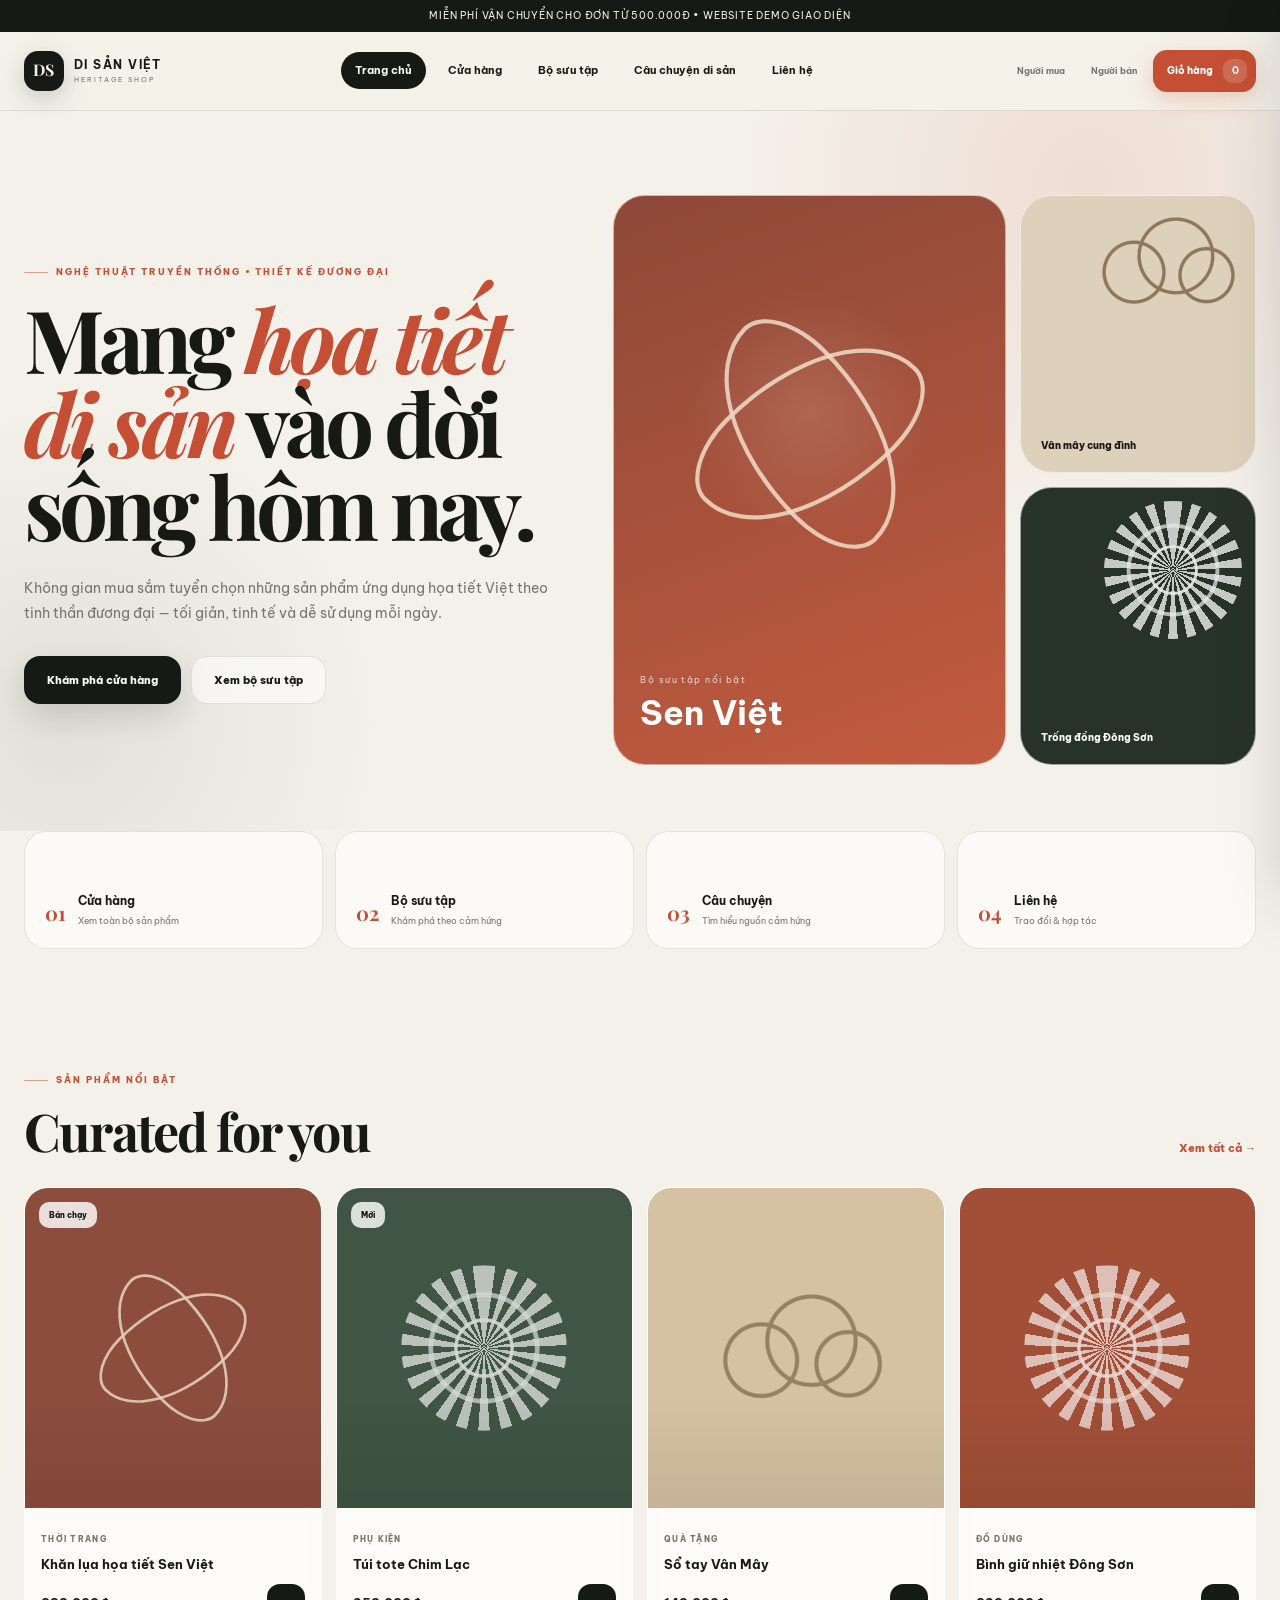
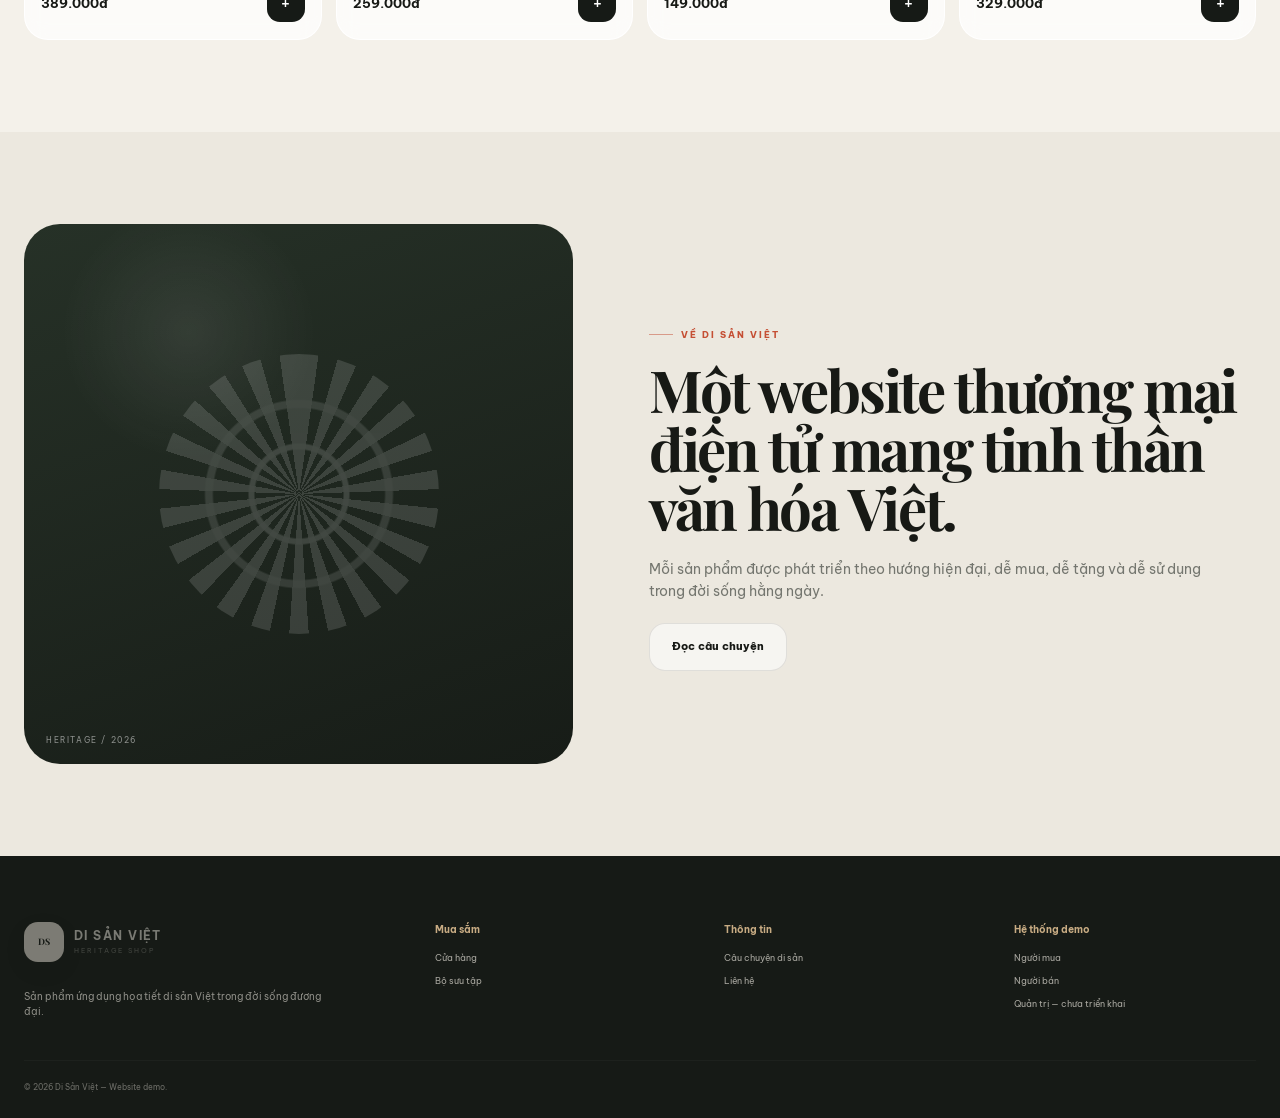
<file: index.html>
<!DOCTYPE html>
<html lang="vi">
<head>
  <title>Trang chủ | Di Sản Việt</title>

  <meta charset="UTF-8" />
  <meta name="viewport" content="width=device-width, initial-scale=1.0" />
  <link rel="preconnect" href="https://fonts.googleapis.com">
  <link rel="preconnect" href="https://fonts.gstatic.com" crossorigin>
  <link href="https://fonts.googleapis.com/css2?family=Be+Vietnam+Pro:wght@400;500;600;700;800&family=Playfair+Display:wght@600;700&display=swap" rel="stylesheet">
  <link rel="stylesheet" href="assets/style.css" />

</head>
<body data-page="home">

  <div class="announcement">Miễn phí vận chuyển cho đơn từ 500.000đ • Website demo giao diện</div>
  <header class="header">
    <div class="container header-inner">
      <a href="index.html" class="brand">
        <span class="brand-mark">DS</span>
        <span class="brand-text"><strong>DI SẢN VIỆT</strong><small>HERITAGE SHOP</small></span>
      </a>

      <nav class="desktop-nav">
        <a data-nav="home" href="index.html">Trang chủ</a>
        <a data-nav="shop" href="shop.html">Cửa hàng</a>
        <a data-nav="collections" href="collections.html">Bộ sưu tập</a>
        <a data-nav="story" href="story.html">Câu chuyện di sản</a>
        <a data-nav="contact" href="contact.html">Liên hệ</a>
      </nav>

      <div class="header-actions">
        <a class="small-link demo-link" href="account.html">Người mua</a>
        <a class="small-link demo-link" href="seller.html">Người bán</a>
        <button class="cart-button" id="openCart"><span>Giỏ hàng</span><b id="cartCount">0</b></button>
        <button class="mobile-menu-button" id="menuButton">☰</button>
      </div>
    </div>
    <div class="mobile-menu" id="mobileMenu">
      <a href="index.html">Trang chủ</a>
      <a href="shop.html">Cửa hàng</a>
      <a href="collections.html">Bộ sưu tập</a>
      <a href="story.html">Câu chuyện di sản</a>
      <a href="contact.html">Liên hệ</a>
      <a href="account.html">Tài khoản người mua</a>
      <a href="seller.html">Kênh người bán</a>
    </div>
  </header>

<main>
<section class="hero page-home">
  <div class="container hero-grid">
    <div class="hero-copy">
      <span class="eyebrow">NGHỆ THUẬT TRUYỀN THỐNG • THIẾT KẾ ĐƯƠNG ĐẠI</span>
      <h1>Mang <em>họa tiết di sản</em> vào đời sống hôm nay.</h1>
      <p>Không gian mua sắm tuyển chọn những sản phẩm ứng dụng họa tiết Việt theo tinh thần đương đại — tối giản, tinh tế và dễ sử dụng mỗi ngày.</p>
      <div class="hero-actions">
        <a class="button primary" href="shop.html">Khám phá cửa hàng</a>
        <a class="button secondary" href="collections.html">Xem bộ sưu tập</a>
      </div>
    </div>
    <div class="hero-visual">
      <div class="hero-card large"><div class="motif motif-lotus"></div><div class="hero-card-label"><span>Bộ sưu tập nổi bật</span><strong>Sen Việt</strong></div></div>
      <div class="hero-card small top"><div class="motif motif-cloud"></div><span>Vân mây cung đình</span></div>
      <div class="hero-card small bottom"><div class="motif motif-drum"></div><span>Trống đồng Đông Sơn</span></div>
    </div>
  </div>
</section>

<section class="quick-nav">
  <div class="container quick-grid">
    <a href="shop.html"><b>01</b><div><strong>Cửa hàng</strong><span>Xem toàn bộ sản phẩm</span></div></a>
    <a href="collections.html"><b>02</b><div><strong>Bộ sưu tập</strong><span>Khám phá theo cảm hứng</span></div></a>
    <a href="story.html"><b>03</b><div><strong>Câu chuyện</strong><span>Tìm hiểu nguồn cảm hứng</span></div></a>
    <a href="contact.html"><b>04</b><div><strong>Liên hệ</strong><span>Trao đổi & hợp tác</span></div></a>
  </div>
</section>

<section class="section">
  <div class="container">
    <div class="section-heading"><div><span class="eyebrow">SẢN PHẨM NỔI BẬT</span><h2>Curated for you</h2></div><a class="text-link" href="shop.html">Xem tất cả →</a></div>
    <div class="product-grid" id="featuredGrid"></div>
  </div>
</section>

<section class="section soft-section">
  <div class="container story-grid">
    <div class="story-art"><div class="story-frame"><div class="motif motif-drum huge"></div></div></div>
    <div class="story-copy"><span class="eyebrow">VỀ DI SẢN VIỆT</span><h2>Một website thương mại điện tử mang tinh thần văn hóa Việt.</h2><p>Mỗi sản phẩm được phát triển theo hướng hiện đại, dễ mua, dễ tặng và dễ sử dụng trong đời sống hằng ngày.</p><a href="story.html" class="button secondary">Đọc câu chuyện</a></div>
  </div>
</section>
</main>

  <footer class="footer">
    <div class="container footer-grid">
      <div>
        <a href="index.html" class="brand footer-brand">
          <span class="brand-mark">DS</span>
          <span class="brand-text"><strong>DI SẢN VIỆT</strong><small>HERITAGE SHOP</small></span>
        </a>
        <p>Sản phẩm ứng dụng họa tiết di sản Việt trong đời sống đương đại.</p>
      </div>
      <div><h4>Mua sắm</h4><a href="shop.html">Cửa hàng</a><a href="collections.html">Bộ sưu tập</a></div>
      <div><h4>Thông tin</h4><a href="story.html">Câu chuyện di sản</a><a href="contact.html">Liên hệ</a></div>
      <div><h4>Hệ thống demo</h4><a href="account.html">Người mua</a><a href="seller.html">Người bán</a><span>Quản trị — chưa triển khai</span></div>
    </div>
    <div class="container copyright">© 2026 Di Sản Việt — Website demo.</div>
  </footer>

  <aside class="cart-drawer" id="cartDrawer">
    <div class="cart-header">
      <div><span class="eyebrow">GIỎ HÀNG DEMO</span><h3>Sản phẩm đã chọn</h3></div>
      <button id="closeCart">×</button>
    </div>
    <div id="cartItems" class="cart-items"></div>
    <div class="cart-footer">
      <div class="cart-total"><span>Tạm tính</span><strong id="cartTotal">0đ</strong></div>
      <button class="button primary full" id="checkoutBtn">Thanh toán demo</button>
      <small>Chưa tích hợp thanh toán, tài khoản hay hệ thống quản trị.</small>
    </div>
  </aside>
  <div class="overlay" id="overlay"></div>
  <div class="toast" id="toast"></div>
  <script src="assets/script.js"></script>

</body>
</html>  
<!-- deploy -->
</file>
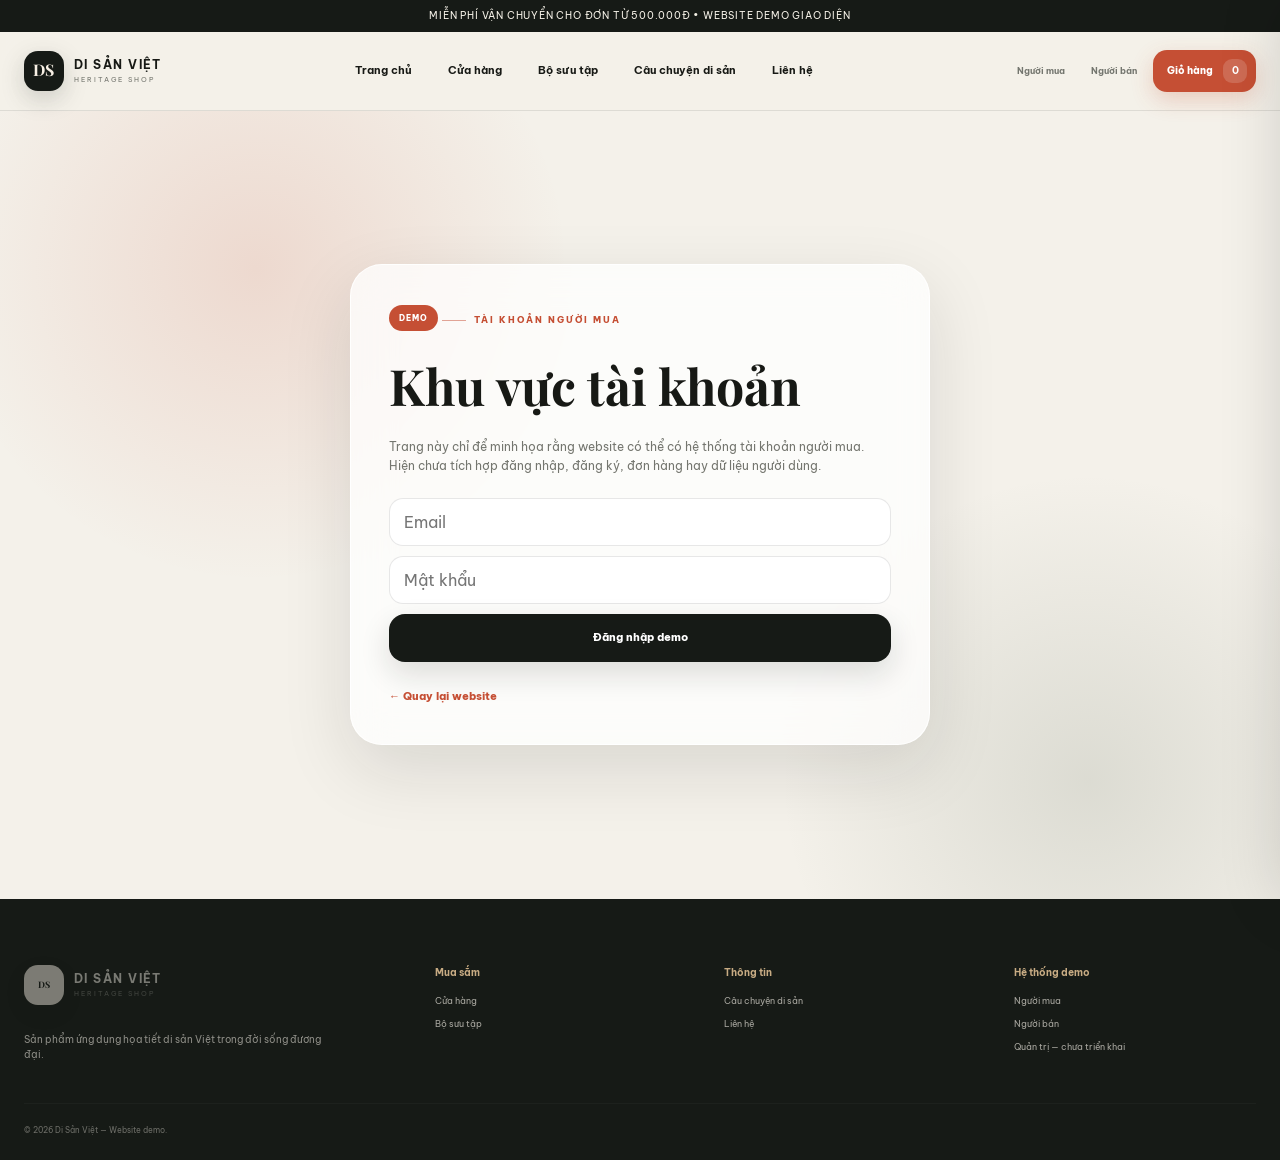
<file: account.html>
<!DOCTYPE html>
<html lang="vi">
<head>
  <title>Tài khoản người mua | Di Sản Việt</title>

  <meta charset="UTF-8" />
  <meta name="viewport" content="width=device-width, initial-scale=1.0" />
  <link rel="preconnect" href="https://fonts.googleapis.com">
  <link rel="preconnect" href="https://fonts.gstatic.com" crossorigin>
  <link href="https://fonts.googleapis.com/css2?family=Be+Vietnam+Pro:wght@400;500;600;700;800&family=Playfair+Display:wght@600;700&display=swap" rel="stylesheet">
  <link rel="stylesheet" href="assets/style.css" />

</head>
<body data-page="account">

  <div class="announcement">Miễn phí vận chuyển cho đơn từ 500.000đ • Website demo giao diện</div>
  <header class="header">
    <div class="container header-inner">
      <a href="index.html" class="brand">
        <span class="brand-mark">DS</span>
        <span class="brand-text"><strong>DI SẢN VIỆT</strong><small>HERITAGE SHOP</small></span>
      </a>

      <nav class="desktop-nav">
        <a data-nav="home" href="index.html">Trang chủ</a>
        <a data-nav="shop" href="shop.html">Cửa hàng</a>
        <a data-nav="collections" href="collections.html">Bộ sưu tập</a>
        <a data-nav="story" href="story.html">Câu chuyện di sản</a>
        <a data-nav="contact" href="contact.html">Liên hệ</a>
      </nav>

      <div class="header-actions">
        <a class="small-link demo-link" href="account.html">Người mua</a>
        <a class="small-link demo-link" href="seller.html">Người bán</a>
        <button class="cart-button" id="openCart"><span>Giỏ hàng</span><b id="cartCount">0</b></button>
        <button class="mobile-menu-button" id="menuButton">☰</button>
      </div>
    </div>
    <div class="mobile-menu" id="mobileMenu">
      <a href="index.html">Trang chủ</a>
      <a href="shop.html">Cửa hàng</a>
      <a href="collections.html">Bộ sưu tập</a>
      <a href="story.html">Câu chuyện di sản</a>
      <a href="contact.html">Liên hệ</a>
      <a href="account.html">Tài khoản người mua</a>
      <a href="seller.html">Kênh người bán</a>
    </div>
  </header>

<main>
<section class="system-page">
  <div class="system-panel">
    <div class="system-badge">DEMO</div>
    <span class="eyebrow">TÀI KHOẢN NGƯỜI MUA</span>
    <h1>Khu vực tài khoản</h1>
    <p>Trang này chỉ để minh họa rằng website có thể có hệ thống tài khoản người mua. Hiện chưa tích hợp đăng nhập, đăng ký, đơn hàng hay dữ liệu người dùng.</p>
    <div class="fake-form">
      <input placeholder="Email">
      <input type="password" placeholder="Mật khẩu">
      <button class="button primary demo-action">Đăng nhập demo</button>
    </div>
    <a href="index.html" class="text-link">← Quay lại website</a>
  </div>
</section>
</main>

  <footer class="footer">
    <div class="container footer-grid">
      <div>
        <a href="index.html" class="brand footer-brand">
          <span class="brand-mark">DS</span>
          <span class="brand-text"><strong>DI SẢN VIỆT</strong><small>HERITAGE SHOP</small></span>
        </a>
        <p>Sản phẩm ứng dụng họa tiết di sản Việt trong đời sống đương đại.</p>
      </div>
      <div><h4>Mua sắm</h4><a href="shop.html">Cửa hàng</a><a href="collections.html">Bộ sưu tập</a></div>
      <div><h4>Thông tin</h4><a href="story.html">Câu chuyện di sản</a><a href="contact.html">Liên hệ</a></div>
      <div><h4>Hệ thống demo</h4><a href="account.html">Người mua</a><a href="seller.html">Người bán</a><span>Quản trị — chưa triển khai</span></div>
    </div>
    <div class="container copyright">© 2026 Di Sản Việt — Website demo.</div>
  </footer>

  <aside class="cart-drawer" id="cartDrawer">
    <div class="cart-header">
      <div><span class="eyebrow">GIỎ HÀNG DEMO</span><h3>Sản phẩm đã chọn</h3></div>
      <button id="closeCart">×</button>
    </div>
    <div id="cartItems" class="cart-items"></div>
    <div class="cart-footer">
      <div class="cart-total"><span>Tạm tính</span><strong id="cartTotal">0đ</strong></div>
      <button class="button primary full" id="checkoutBtn">Thanh toán demo</button>
      <small>Chưa tích hợp thanh toán, tài khoản hay hệ thống quản trị.</small>
    </div>
  </aside>
  <div class="overlay" id="overlay"></div>
  <div class="toast" id="toast"></div>
  <script src="assets/script.js"></script>

</body>
</html>
</file>
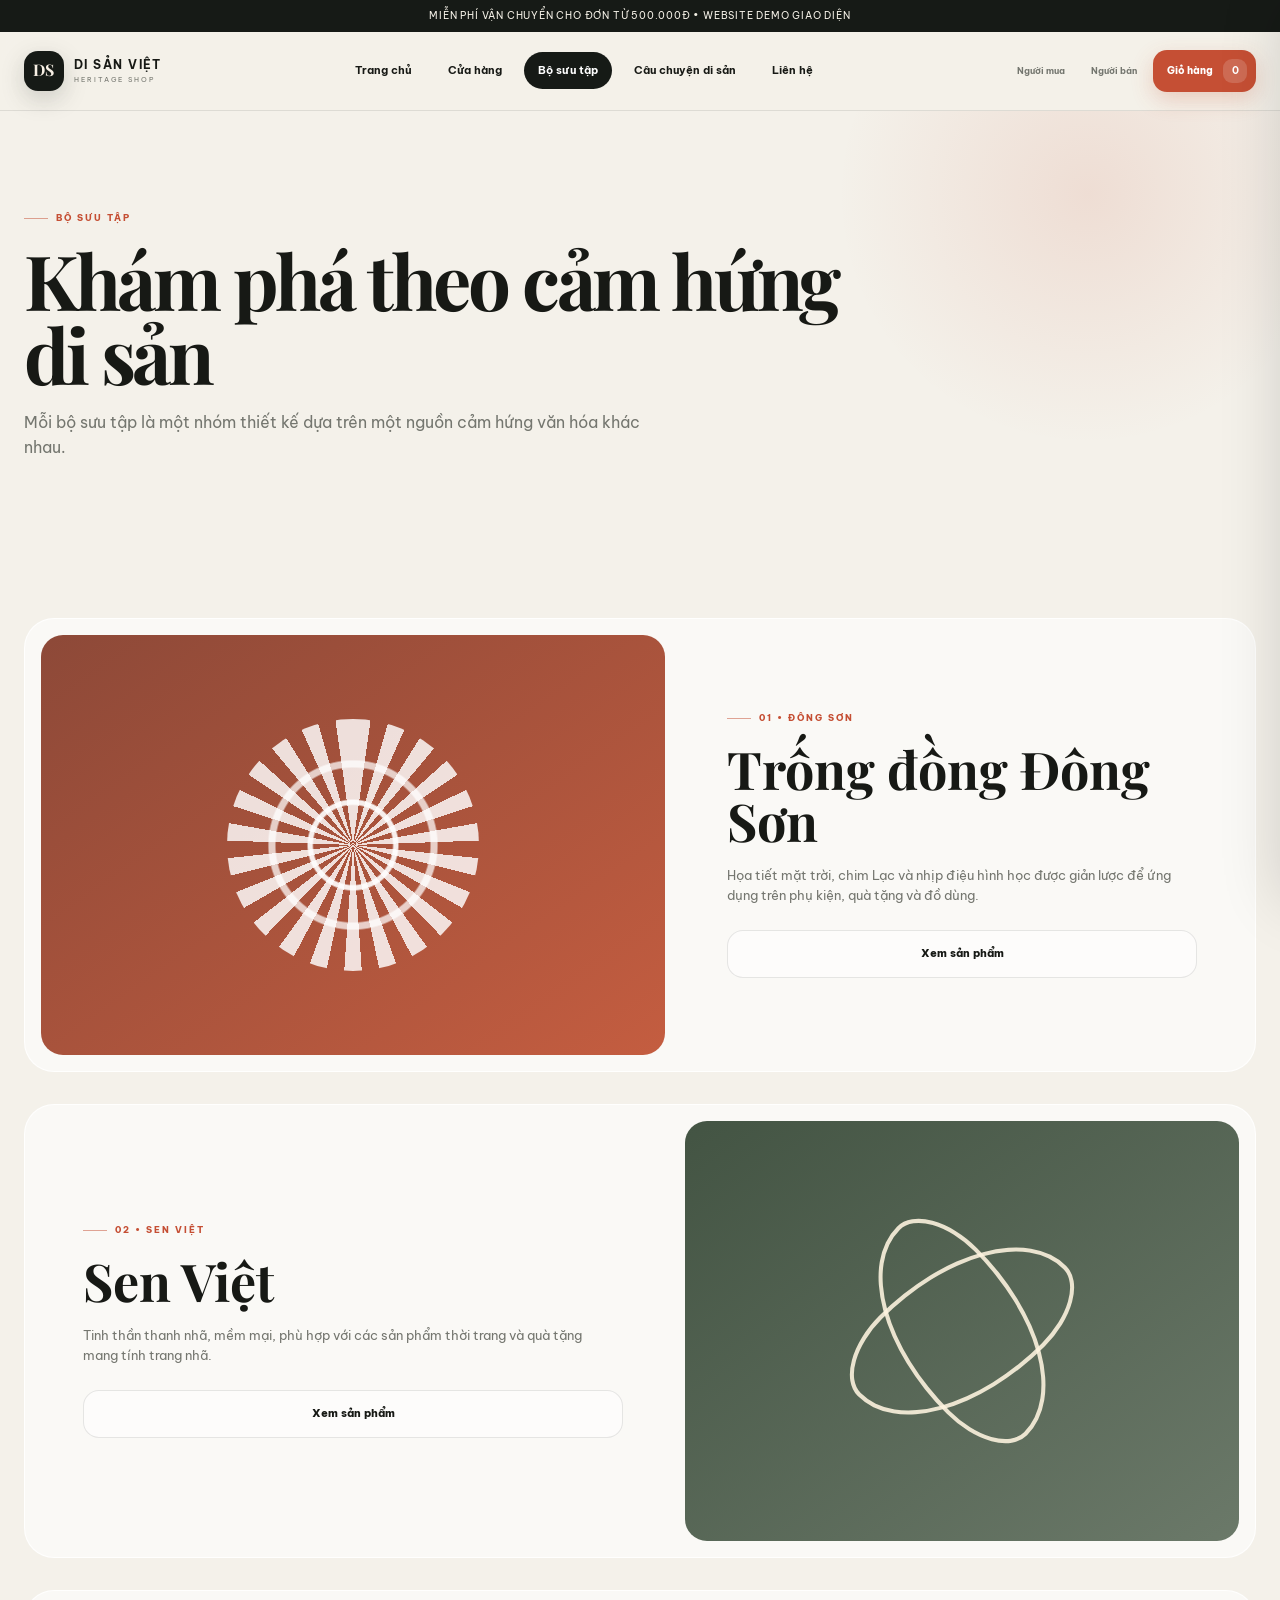
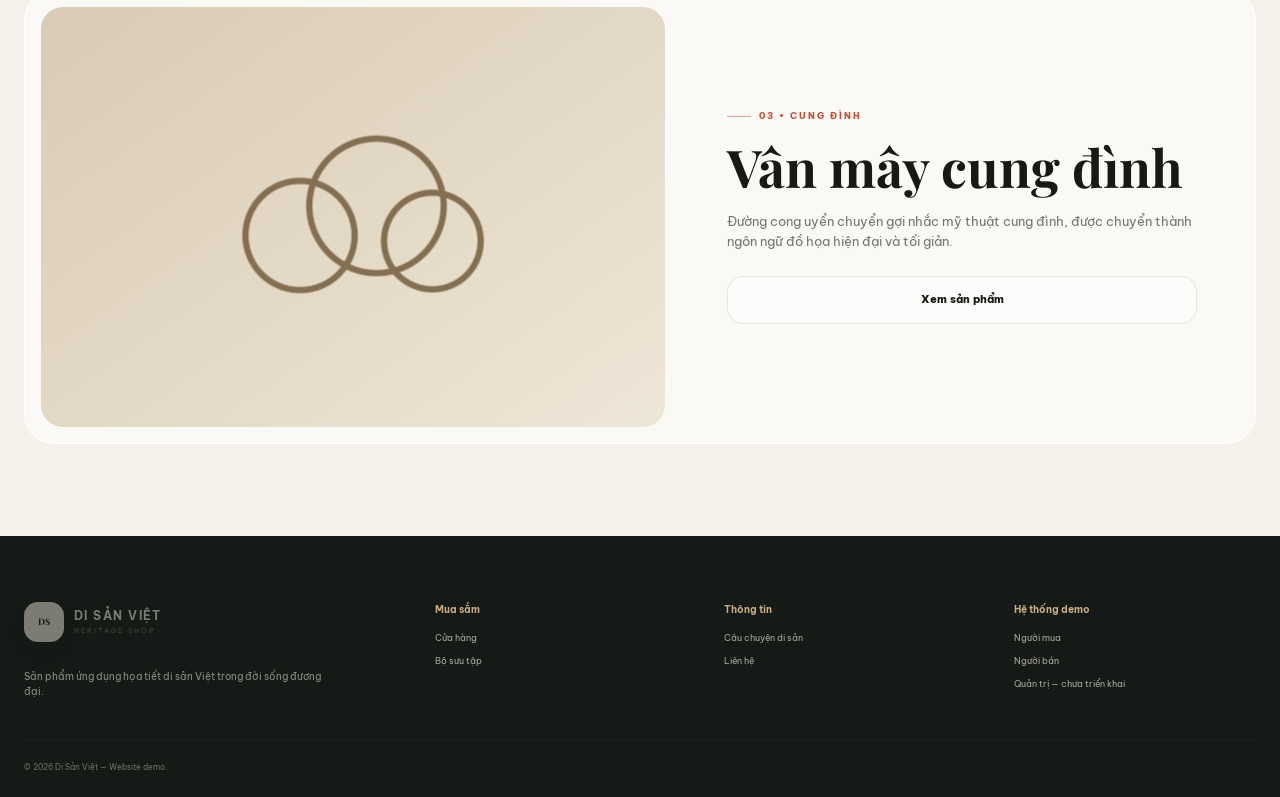
<file: collections.html>
<!DOCTYPE html>
<html lang="vi">
<head>
  <title>Bộ sưu tập | Di Sản Việt</title>

  <meta charset="UTF-8" />
  <meta name="viewport" content="width=device-width, initial-scale=1.0" />
  <link rel="preconnect" href="https://fonts.googleapis.com">
  <link rel="preconnect" href="https://fonts.gstatic.com" crossorigin>
  <link href="https://fonts.googleapis.com/css2?family=Be+Vietnam+Pro:wght@400;500;600;700;800&family=Playfair+Display:wght@600;700&display=swap" rel="stylesheet">
  <link rel="stylesheet" href="assets/style.css" />

</head>
<body data-page="collections">

  <div class="announcement">Miễn phí vận chuyển cho đơn từ 500.000đ • Website demo giao diện</div>
  <header class="header">
    <div class="container header-inner">
      <a href="index.html" class="brand">
        <span class="brand-mark">DS</span>
        <span class="brand-text"><strong>DI SẢN VIỆT</strong><small>HERITAGE SHOP</small></span>
      </a>

      <nav class="desktop-nav">
        <a data-nav="home" href="index.html">Trang chủ</a>
        <a data-nav="shop" href="shop.html">Cửa hàng</a>
        <a data-nav="collections" href="collections.html">Bộ sưu tập</a>
        <a data-nav="story" href="story.html">Câu chuyện di sản</a>
        <a data-nav="contact" href="contact.html">Liên hệ</a>
      </nav>

      <div class="header-actions">
        <a class="small-link demo-link" href="account.html">Người mua</a>
        <a class="small-link demo-link" href="seller.html">Người bán</a>
        <button class="cart-button" id="openCart"><span>Giỏ hàng</span><b id="cartCount">0</b></button>
        <button class="mobile-menu-button" id="menuButton">☰</button>
      </div>
    </div>
    <div class="mobile-menu" id="mobileMenu">
      <a href="index.html">Trang chủ</a>
      <a href="shop.html">Cửa hàng</a>
      <a href="collections.html">Bộ sưu tập</a>
      <a href="story.html">Câu chuyện di sản</a>
      <a href="contact.html">Liên hệ</a>
      <a href="account.html">Tài khoản người mua</a>
      <a href="seller.html">Kênh người bán</a>
    </div>
  </header>

<main>
<section class="page-hero compact">
  <div class="container">
    <span class="eyebrow">BỘ SƯU TẬP</span>
    <h1>Khám phá theo cảm hứng di sản</h1>
    <p>Mỗi bộ sưu tập là một nhóm thiết kế dựa trên một nguồn cảm hứng văn hóa khác nhau.</p>
  </div>
</section>
<section class="section">
  <div class="container collection-list">
    <article class="collection-feature">
      <div class="collection-visual red"><div class="motif motif-drum"></div></div>
      <div><span class="eyebrow">01 • ĐÔNG SƠN</span><h2>Trống đồng Đông Sơn</h2><p>Họa tiết mặt trời, chim Lạc và nhịp điệu hình học được giản lược để ứng dụng trên phụ kiện, quà tặng và đồ dùng.</p><a class="button secondary" href="shop.html">Xem sản phẩm</a></div>
    </article>
    <article class="collection-feature reverse">
      <div class="collection-visual green"><div class="motif motif-lotus"></div></div>
      <div><span class="eyebrow">02 • SEN VIỆT</span><h2>Sen Việt</h2><p>Tinh thần thanh nhã, mềm mại, phù hợp với các sản phẩm thời trang và quà tặng mang tính trang nhã.</p><a class="button secondary" href="shop.html">Xem sản phẩm</a></div>
    </article>
    <article class="collection-feature">
      <div class="collection-visual beige"><div class="motif motif-cloud"></div></div>
      <div><span class="eyebrow">03 • CUNG ĐÌNH</span><h2>Vân mây cung đình</h2><p>Đường cong uyển chuyển gợi nhắc mỹ thuật cung đình, được chuyển thành ngôn ngữ đồ họa hiện đại và tối giản.</p><a class="button secondary" href="shop.html">Xem sản phẩm</a></div>
    </article>
  </div>
</section>
</main>

  <footer class="footer">
    <div class="container footer-grid">
      <div>
        <a href="index.html" class="brand footer-brand">
          <span class="brand-mark">DS</span>
          <span class="brand-text"><strong>DI SẢN VIỆT</strong><small>HERITAGE SHOP</small></span>
        </a>
        <p>Sản phẩm ứng dụng họa tiết di sản Việt trong đời sống đương đại.</p>
      </div>
      <div><h4>Mua sắm</h4><a href="shop.html">Cửa hàng</a><a href="collections.html">Bộ sưu tập</a></div>
      <div><h4>Thông tin</h4><a href="story.html">Câu chuyện di sản</a><a href="contact.html">Liên hệ</a></div>
      <div><h4>Hệ thống demo</h4><a href="account.html">Người mua</a><a href="seller.html">Người bán</a><span>Quản trị — chưa triển khai</span></div>
    </div>
    <div class="container copyright">© 2026 Di Sản Việt — Website demo.</div>
  </footer>

  <aside class="cart-drawer" id="cartDrawer">
    <div class="cart-header">
      <div><span class="eyebrow">GIỎ HÀNG DEMO</span><h3>Sản phẩm đã chọn</h3></div>
      <button id="closeCart">×</button>
    </div>
    <div id="cartItems" class="cart-items"></div>
    <div class="cart-footer">
      <div class="cart-total"><span>Tạm tính</span><strong id="cartTotal">0đ</strong></div>
      <button class="button primary full" id="checkoutBtn">Thanh toán demo</button>
      <small>Chưa tích hợp thanh toán, tài khoản hay hệ thống quản trị.</small>
    </div>
  </aside>
  <div class="overlay" id="overlay"></div>
  <div class="toast" id="toast"></div>
  <script src="assets/script.js"></script>

</body>
</html>
</file>
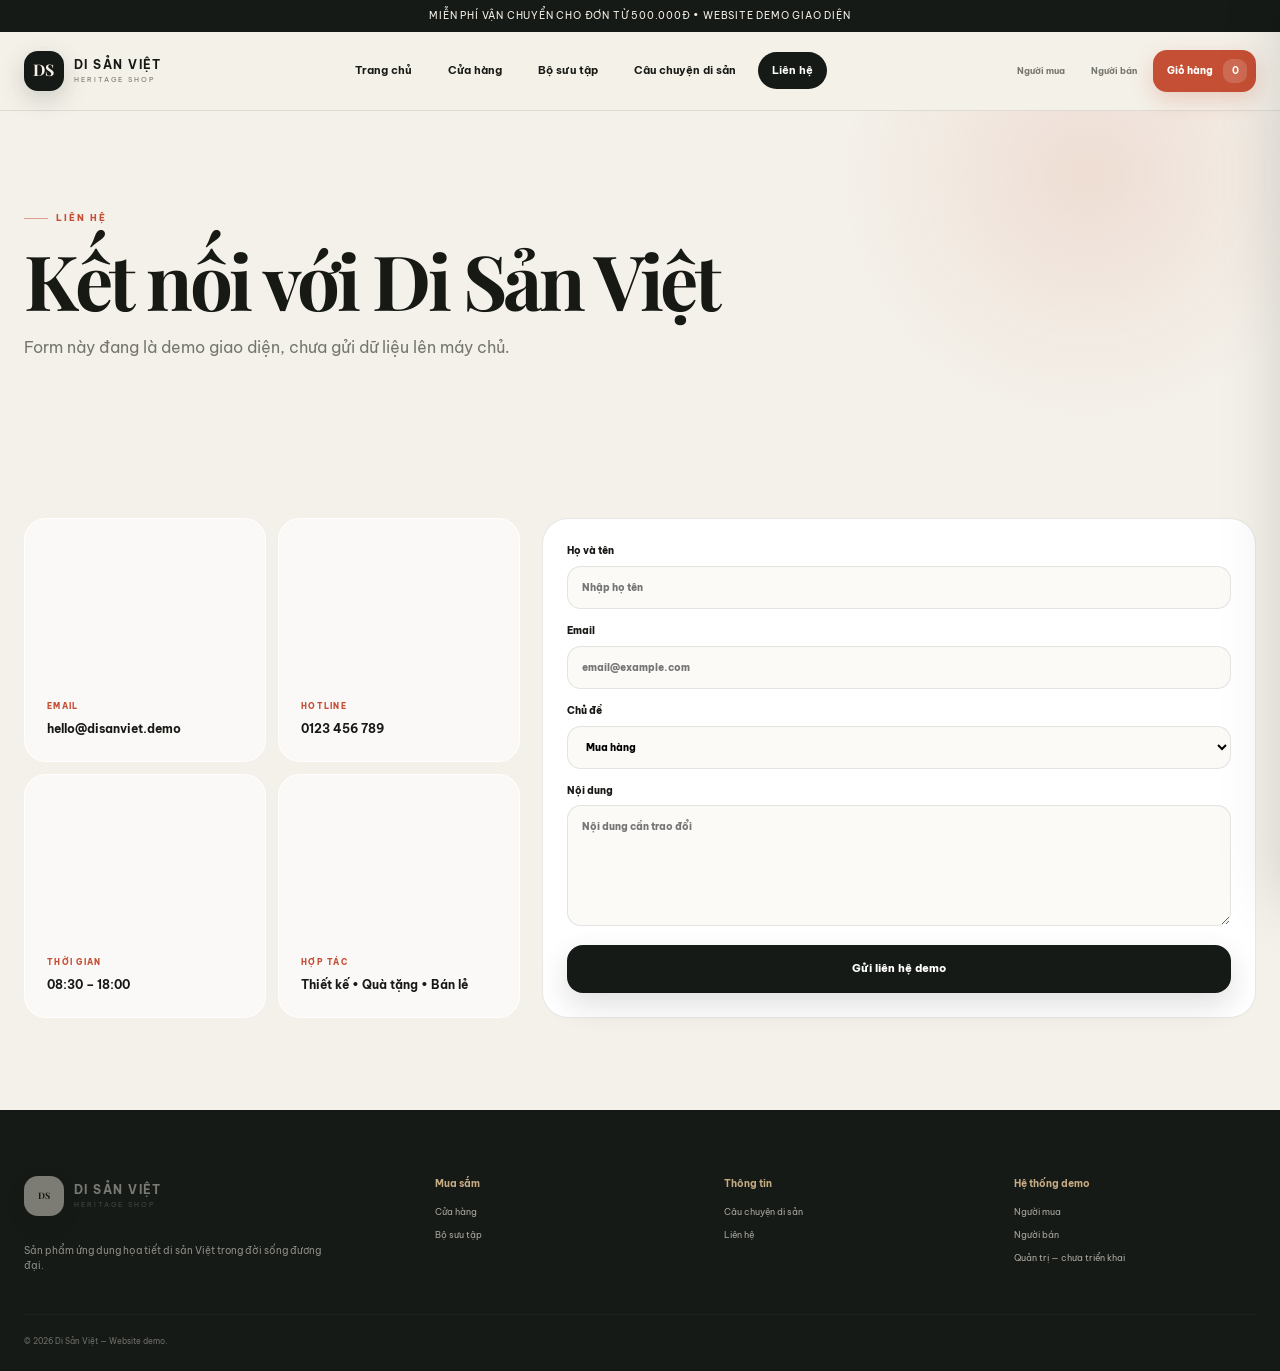
<file: contact.html>
<!DOCTYPE html>
<html lang="vi">
<head>
  <title>Liên hệ | Di Sản Việt</title>

  <meta charset="UTF-8" />
  <meta name="viewport" content="width=device-width, initial-scale=1.0" />
  <link rel="preconnect" href="https://fonts.googleapis.com">
  <link rel="preconnect" href="https://fonts.gstatic.com" crossorigin>
  <link href="https://fonts.googleapis.com/css2?family=Be+Vietnam+Pro:wght@400;500;600;700;800&family=Playfair+Display:wght@600;700&display=swap" rel="stylesheet">
  <link rel="stylesheet" href="assets/style.css" />

</head>
<body data-page="contact">

  <div class="announcement">Miễn phí vận chuyển cho đơn từ 500.000đ • Website demo giao diện</div>
  <header class="header">
    <div class="container header-inner">
      <a href="index.html" class="brand">
        <span class="brand-mark">DS</span>
        <span class="brand-text"><strong>DI SẢN VIỆT</strong><small>HERITAGE SHOP</small></span>
      </a>

      <nav class="desktop-nav">
        <a data-nav="home" href="index.html">Trang chủ</a>
        <a data-nav="shop" href="shop.html">Cửa hàng</a>
        <a data-nav="collections" href="collections.html">Bộ sưu tập</a>
        <a data-nav="story" href="story.html">Câu chuyện di sản</a>
        <a data-nav="contact" href="contact.html">Liên hệ</a>
      </nav>

      <div class="header-actions">
        <a class="small-link demo-link" href="account.html">Người mua</a>
        <a class="small-link demo-link" href="seller.html">Người bán</a>
        <button class="cart-button" id="openCart"><span>Giỏ hàng</span><b id="cartCount">0</b></button>
        <button class="mobile-menu-button" id="menuButton">☰</button>
      </div>
    </div>
    <div class="mobile-menu" id="mobileMenu">
      <a href="index.html">Trang chủ</a>
      <a href="shop.html">Cửa hàng</a>
      <a href="collections.html">Bộ sưu tập</a>
      <a href="story.html">Câu chuyện di sản</a>
      <a href="contact.html">Liên hệ</a>
      <a href="account.html">Tài khoản người mua</a>
      <a href="seller.html">Kênh người bán</a>
    </div>
  </header>

<main>
<section class="page-hero compact">
  <div class="container"><span class="eyebrow">LIÊN HỆ</span><h1>Kết nối với Di Sản Việt</h1><p>Form này đang là demo giao diện, chưa gửi dữ liệu lên máy chủ.</p></div>
</section>
<section class="section">
  <div class="container contact-grid">
    <div class="contact-info">
      <div><span>EMAIL</span><strong>hello@disanviet.demo</strong></div>
      <div><span>HOTLINE</span><strong>0123 456 789</strong></div>
      <div><span>THỜI GIAN</span><strong>08:30 – 18:00</strong></div>
      <div><span>HỢP TÁC</span><strong>Thiết kế • Quà tặng • Bán lẻ</strong></div>
    </div>
    <form class="contact-form" id="contactForm">
      <label>Họ và tên<input type="text" required placeholder="Nhập họ tên"></label>
      <label>Email<input type="email" required placeholder="email@example.com"></label>
      <label>Chủ đề<select><option>Mua hàng</option><option>Hợp tác</option><option>Thiết kế sản phẩm</option></select></label>
      <label>Nội dung<textarea rows="6" placeholder="Nội dung cần trao đổi"></textarea></label>
      <button class="button primary" type="submit">Gửi liên hệ demo</button>
    </form>
  </div>
</section>
</main>

  <footer class="footer">
    <div class="container footer-grid">
      <div>
        <a href="index.html" class="brand footer-brand">
          <span class="brand-mark">DS</span>
          <span class="brand-text"><strong>DI SẢN VIỆT</strong><small>HERITAGE SHOP</small></span>
        </a>
        <p>Sản phẩm ứng dụng họa tiết di sản Việt trong đời sống đương đại.</p>
      </div>
      <div><h4>Mua sắm</h4><a href="shop.html">Cửa hàng</a><a href="collections.html">Bộ sưu tập</a></div>
      <div><h4>Thông tin</h4><a href="story.html">Câu chuyện di sản</a><a href="contact.html">Liên hệ</a></div>
      <div><h4>Hệ thống demo</h4><a href="account.html">Người mua</a><a href="seller.html">Người bán</a><span>Quản trị — chưa triển khai</span></div>
    </div>
    <div class="container copyright">© 2026 Di Sản Việt — Website demo.</div>
  </footer>

  <aside class="cart-drawer" id="cartDrawer">
    <div class="cart-header">
      <div><span class="eyebrow">GIỎ HÀNG DEMO</span><h3>Sản phẩm đã chọn</h3></div>
      <button id="closeCart">×</button>
    </div>
    <div id="cartItems" class="cart-items"></div>
    <div class="cart-footer">
      <div class="cart-total"><span>Tạm tính</span><strong id="cartTotal">0đ</strong></div>
      <button class="button primary full" id="checkoutBtn">Thanh toán demo</button>
      <small>Chưa tích hợp thanh toán, tài khoản hay hệ thống quản trị.</small>
    </div>
  </aside>
  <div class="overlay" id="overlay"></div>
  <div class="toast" id="toast"></div>
  <script src="assets/script.js"></script>

</body>
</html>
</file>
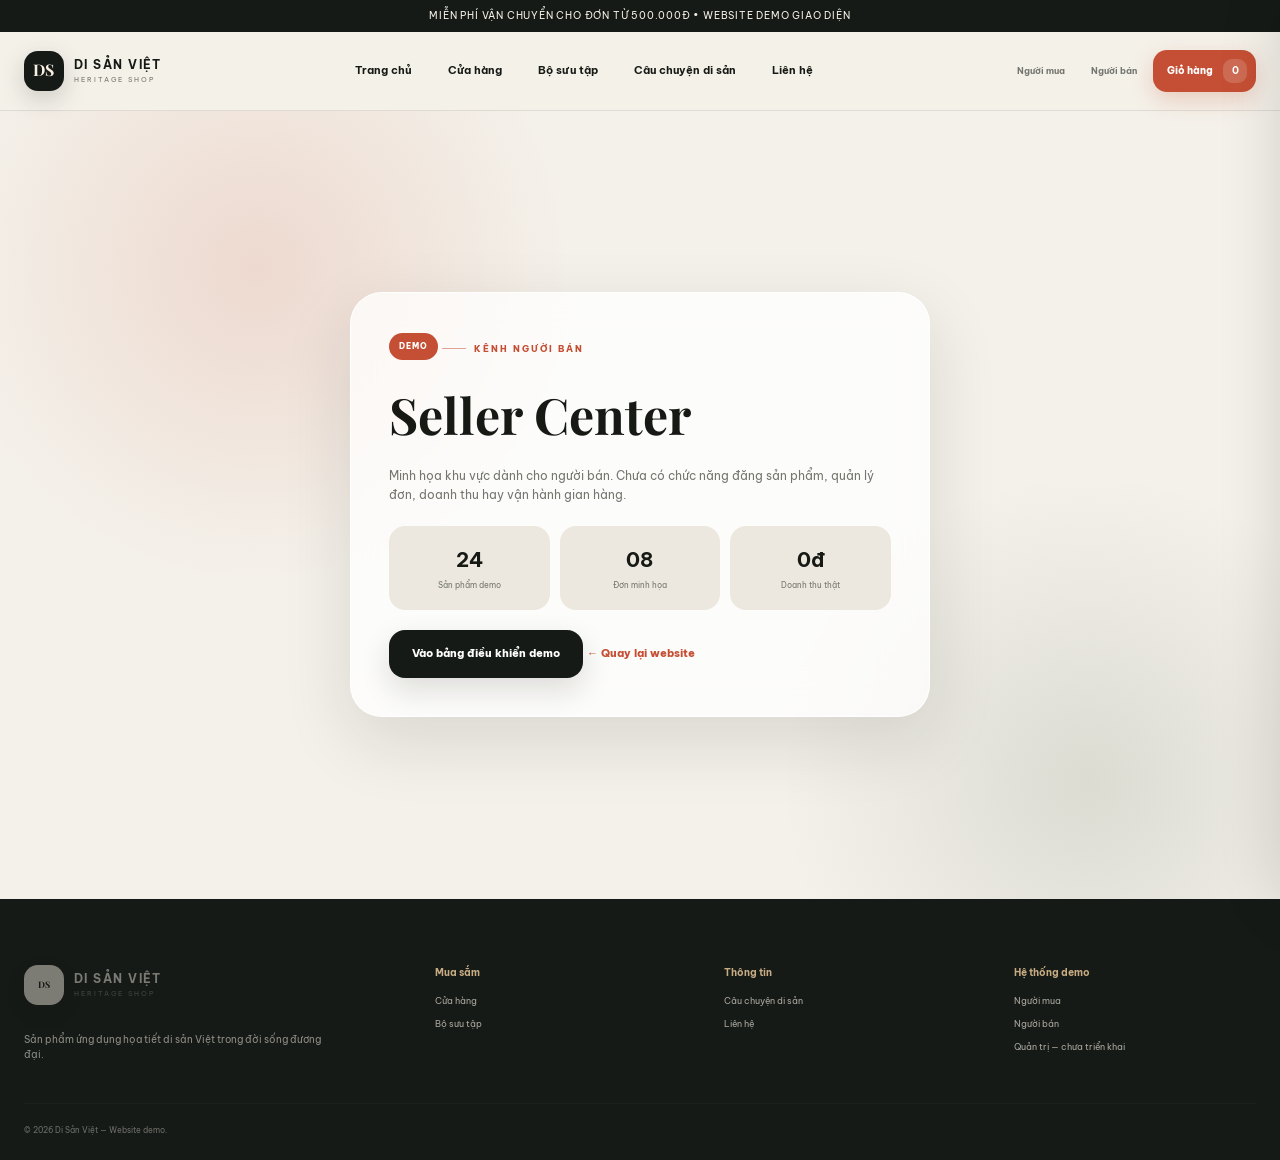
<file: seller.html>
<!DOCTYPE html>
<html lang="vi">
<head>
  <title>Kênh người bán | Di Sản Việt</title>

  <meta charset="UTF-8" />
  <meta name="viewport" content="width=device-width, initial-scale=1.0" />
  <link rel="preconnect" href="https://fonts.googleapis.com">
  <link rel="preconnect" href="https://fonts.gstatic.com" crossorigin>
  <link href="https://fonts.googleapis.com/css2?family=Be+Vietnam+Pro:wght@400;500;600;700;800&family=Playfair+Display:wght@600;700&display=swap" rel="stylesheet">
  <link rel="stylesheet" href="assets/style.css" />

</head>
<body data-page="seller">

  <div class="announcement">Miễn phí vận chuyển cho đơn từ 500.000đ • Website demo giao diện</div>
  <header class="header">
    <div class="container header-inner">
      <a href="index.html" class="brand">
        <span class="brand-mark">DS</span>
        <span class="brand-text"><strong>DI SẢN VIỆT</strong><small>HERITAGE SHOP</small></span>
      </a>

      <nav class="desktop-nav">
        <a data-nav="home" href="index.html">Trang chủ</a>
        <a data-nav="shop" href="shop.html">Cửa hàng</a>
        <a data-nav="collections" href="collections.html">Bộ sưu tập</a>
        <a data-nav="story" href="story.html">Câu chuyện di sản</a>
        <a data-nav="contact" href="contact.html">Liên hệ</a>
      </nav>

      <div class="header-actions">
        <a class="small-link demo-link" href="account.html">Người mua</a>
        <a class="small-link demo-link" href="seller.html">Người bán</a>
        <button class="cart-button" id="openCart"><span>Giỏ hàng</span><b id="cartCount">0</b></button>
        <button class="mobile-menu-button" id="menuButton">☰</button>
      </div>
    </div>
    <div class="mobile-menu" id="mobileMenu">
      <a href="index.html">Trang chủ</a>
      <a href="shop.html">Cửa hàng</a>
      <a href="collections.html">Bộ sưu tập</a>
      <a href="story.html">Câu chuyện di sản</a>
      <a href="contact.html">Liên hệ</a>
      <a href="account.html">Tài khoản người mua</a>
      <a href="seller.html">Kênh người bán</a>
    </div>
  </header>

<main>
<section class="system-page seller-system">
  <div class="system-panel">
    <div class="system-badge">DEMO</div>
    <span class="eyebrow">KÊNH NGƯỜI BÁN</span>
    <h1>Seller Center</h1>
    <p>Minh họa khu vực dành cho người bán. Chưa có chức năng đăng sản phẩm, quản lý đơn, doanh thu hay vận hành gian hàng.</p>
    <div class="seller-cards">
      <div><b>24</b><span>Sản phẩm demo</span></div>
      <div><b>08</b><span>Đơn minh họa</span></div>
      <div><b>0đ</b><span>Doanh thu thật</span></div>
    </div>
    <button class="button primary demo-action">Vào bảng điều khiển demo</button>
    <a href="index.html" class="text-link">← Quay lại website</a>
  </div>
</section>
</main>

  <footer class="footer">
    <div class="container footer-grid">
      <div>
        <a href="index.html" class="brand footer-brand">
          <span class="brand-mark">DS</span>
          <span class="brand-text"><strong>DI SẢN VIỆT</strong><small>HERITAGE SHOP</small></span>
        </a>
        <p>Sản phẩm ứng dụng họa tiết di sản Việt trong đời sống đương đại.</p>
      </div>
      <div><h4>Mua sắm</h4><a href="shop.html">Cửa hàng</a><a href="collections.html">Bộ sưu tập</a></div>
      <div><h4>Thông tin</h4><a href="story.html">Câu chuyện di sản</a><a href="contact.html">Liên hệ</a></div>
      <div><h4>Hệ thống demo</h4><a href="account.html">Người mua</a><a href="seller.html">Người bán</a><span>Quản trị — chưa triển khai</span></div>
    </div>
    <div class="container copyright">© 2026 Di Sản Việt — Website demo.</div>
  </footer>

  <aside class="cart-drawer" id="cartDrawer">
    <div class="cart-header">
      <div><span class="eyebrow">GIỎ HÀNG DEMO</span><h3>Sản phẩm đã chọn</h3></div>
      <button id="closeCart">×</button>
    </div>
    <div id="cartItems" class="cart-items"></div>
    <div class="cart-footer">
      <div class="cart-total"><span>Tạm tính</span><strong id="cartTotal">0đ</strong></div>
      <button class="button primary full" id="checkoutBtn">Thanh toán demo</button>
      <small>Chưa tích hợp thanh toán, tài khoản hay hệ thống quản trị.</small>
    </div>
  </aside>
  <div class="overlay" id="overlay"></div>
  <div class="toast" id="toast"></div>
  <script src="assets/script.js"></script>

</body>
</html>
</file>
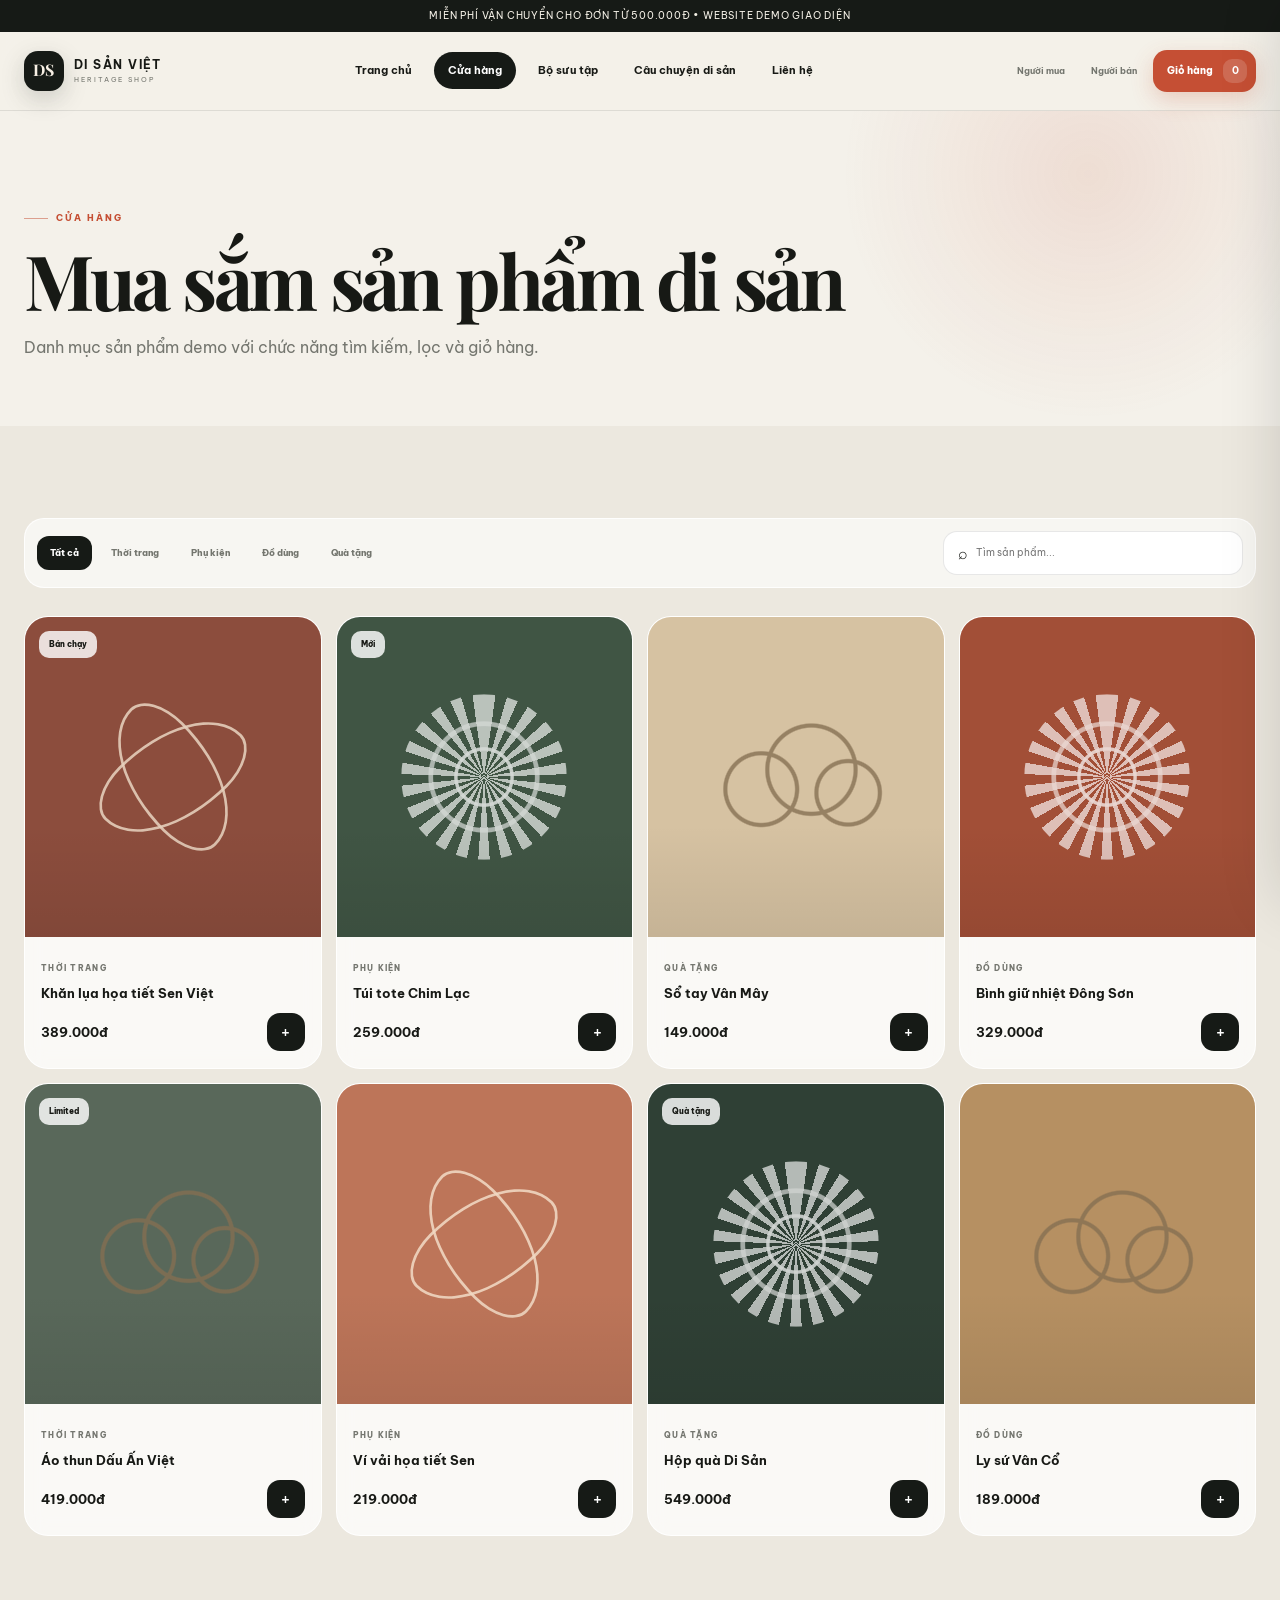
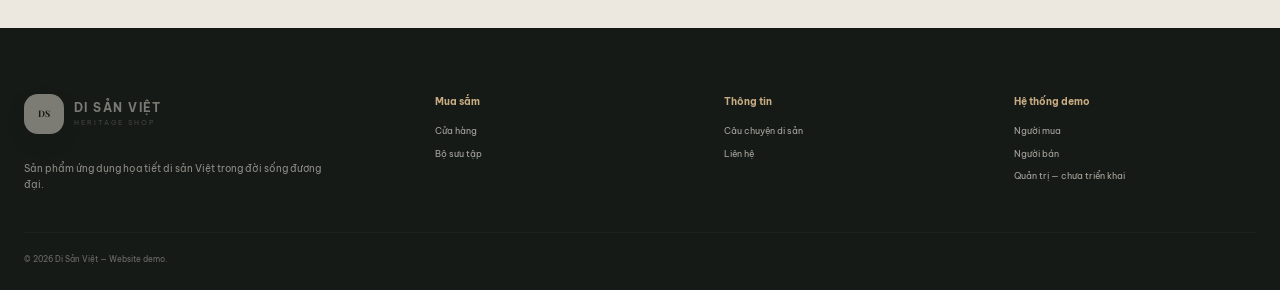
<file: shop.html>
<!DOCTYPE html>
<html lang="vi">
<head>
  <title>Cửa hàng | Di Sản Việt</title>

  <meta charset="UTF-8" />
  <meta name="viewport" content="width=device-width, initial-scale=1.0" />
  <link rel="preconnect" href="https://fonts.googleapis.com">
  <link rel="preconnect" href="https://fonts.gstatic.com" crossorigin>
  <link href="https://fonts.googleapis.com/css2?family=Be+Vietnam+Pro:wght@400;500;600;700;800&family=Playfair+Display:wght@600;700&display=swap" rel="stylesheet">
  <link rel="stylesheet" href="assets/style.css" />

</head>
<body data-page="shop">

  <div class="announcement">Miễn phí vận chuyển cho đơn từ 500.000đ • Website demo giao diện</div>
  <header class="header">
    <div class="container header-inner">
      <a href="index.html" class="brand">
        <span class="brand-mark">DS</span>
        <span class="brand-text"><strong>DI SẢN VIỆT</strong><small>HERITAGE SHOP</small></span>
      </a>

      <nav class="desktop-nav">
        <a data-nav="home" href="index.html">Trang chủ</a>
        <a data-nav="shop" href="shop.html">Cửa hàng</a>
        <a data-nav="collections" href="collections.html">Bộ sưu tập</a>
        <a data-nav="story" href="story.html">Câu chuyện di sản</a>
        <a data-nav="contact" href="contact.html">Liên hệ</a>
      </nav>

      <div class="header-actions">
        <a class="small-link demo-link" href="account.html">Người mua</a>
        <a class="small-link demo-link" href="seller.html">Người bán</a>
        <button class="cart-button" id="openCart"><span>Giỏ hàng</span><b id="cartCount">0</b></button>
        <button class="mobile-menu-button" id="menuButton">☰</button>
      </div>
    </div>
    <div class="mobile-menu" id="mobileMenu">
      <a href="index.html">Trang chủ</a>
      <a href="shop.html">Cửa hàng</a>
      <a href="collections.html">Bộ sưu tập</a>
      <a href="story.html">Câu chuyện di sản</a>
      <a href="contact.html">Liên hệ</a>
      <a href="account.html">Tài khoản người mua</a>
      <a href="seller.html">Kênh người bán</a>
    </div>
  </header>

<main>
<section class="page-hero compact">
  <div class="container">
    <span class="eyebrow">CỬA HÀNG</span>
    <h1>Mua sắm sản phẩm di sản</h1>
    <p>Danh mục sản phẩm demo với chức năng tìm kiếm, lọc và giỏ hàng.</p>
  </div>
</section>
<section class="section products-section">
  <div class="container">
    <div class="shop-toolbar">
      <div class="filter-row" id="filterRow">
        <button class="filter active" data-filter="all">Tất cả</button>
        <button class="filter" data-filter="fashion">Thời trang</button>
        <button class="filter" data-filter="accessory">Phụ kiện</button>
        <button class="filter" data-filter="home">Đồ dùng</button>
        <button class="filter" data-filter="gift">Quà tặng</button>
      </div>
      <div class="search-box"><span>⌕</span><input id="searchInput" type="search" placeholder="Tìm sản phẩm..." /></div>
    </div>
    <div class="product-grid" id="productGrid"></div>
    <div class="empty-state" id="emptyState">Không tìm thấy sản phẩm phù hợp.</div>
  </div>
</section>
</main>

  <footer class="footer">
    <div class="container footer-grid">
      <div>
        <a href="index.html" class="brand footer-brand">
          <span class="brand-mark">DS</span>
          <span class="brand-text"><strong>DI SẢN VIỆT</strong><small>HERITAGE SHOP</small></span>
        </a>
        <p>Sản phẩm ứng dụng họa tiết di sản Việt trong đời sống đương đại.</p>
      </div>
      <div><h4>Mua sắm</h4><a href="shop.html">Cửa hàng</a><a href="collections.html">Bộ sưu tập</a></div>
      <div><h4>Thông tin</h4><a href="story.html">Câu chuyện di sản</a><a href="contact.html">Liên hệ</a></div>
      <div><h4>Hệ thống demo</h4><a href="account.html">Người mua</a><a href="seller.html">Người bán</a><span>Quản trị — chưa triển khai</span></div>
    </div>
    <div class="container copyright">© 2026 Di Sản Việt — Website demo.</div>
  </footer>

  <aside class="cart-drawer" id="cartDrawer">
    <div class="cart-header">
      <div><span class="eyebrow">GIỎ HÀNG DEMO</span><h3>Sản phẩm đã chọn</h3></div>
      <button id="closeCart">×</button>
    </div>
    <div id="cartItems" class="cart-items"></div>
    <div class="cart-footer">
      <div class="cart-total"><span>Tạm tính</span><strong id="cartTotal">0đ</strong></div>
      <button class="button primary full" id="checkoutBtn">Thanh toán demo</button>
      <small>Chưa tích hợp thanh toán, tài khoản hay hệ thống quản trị.</small>
    </div>
  </aside>
  <div class="overlay" id="overlay"></div>
  <div class="toast" id="toast"></div>
  <script src="assets/script.js"></script>

</body>
</html>
</file>
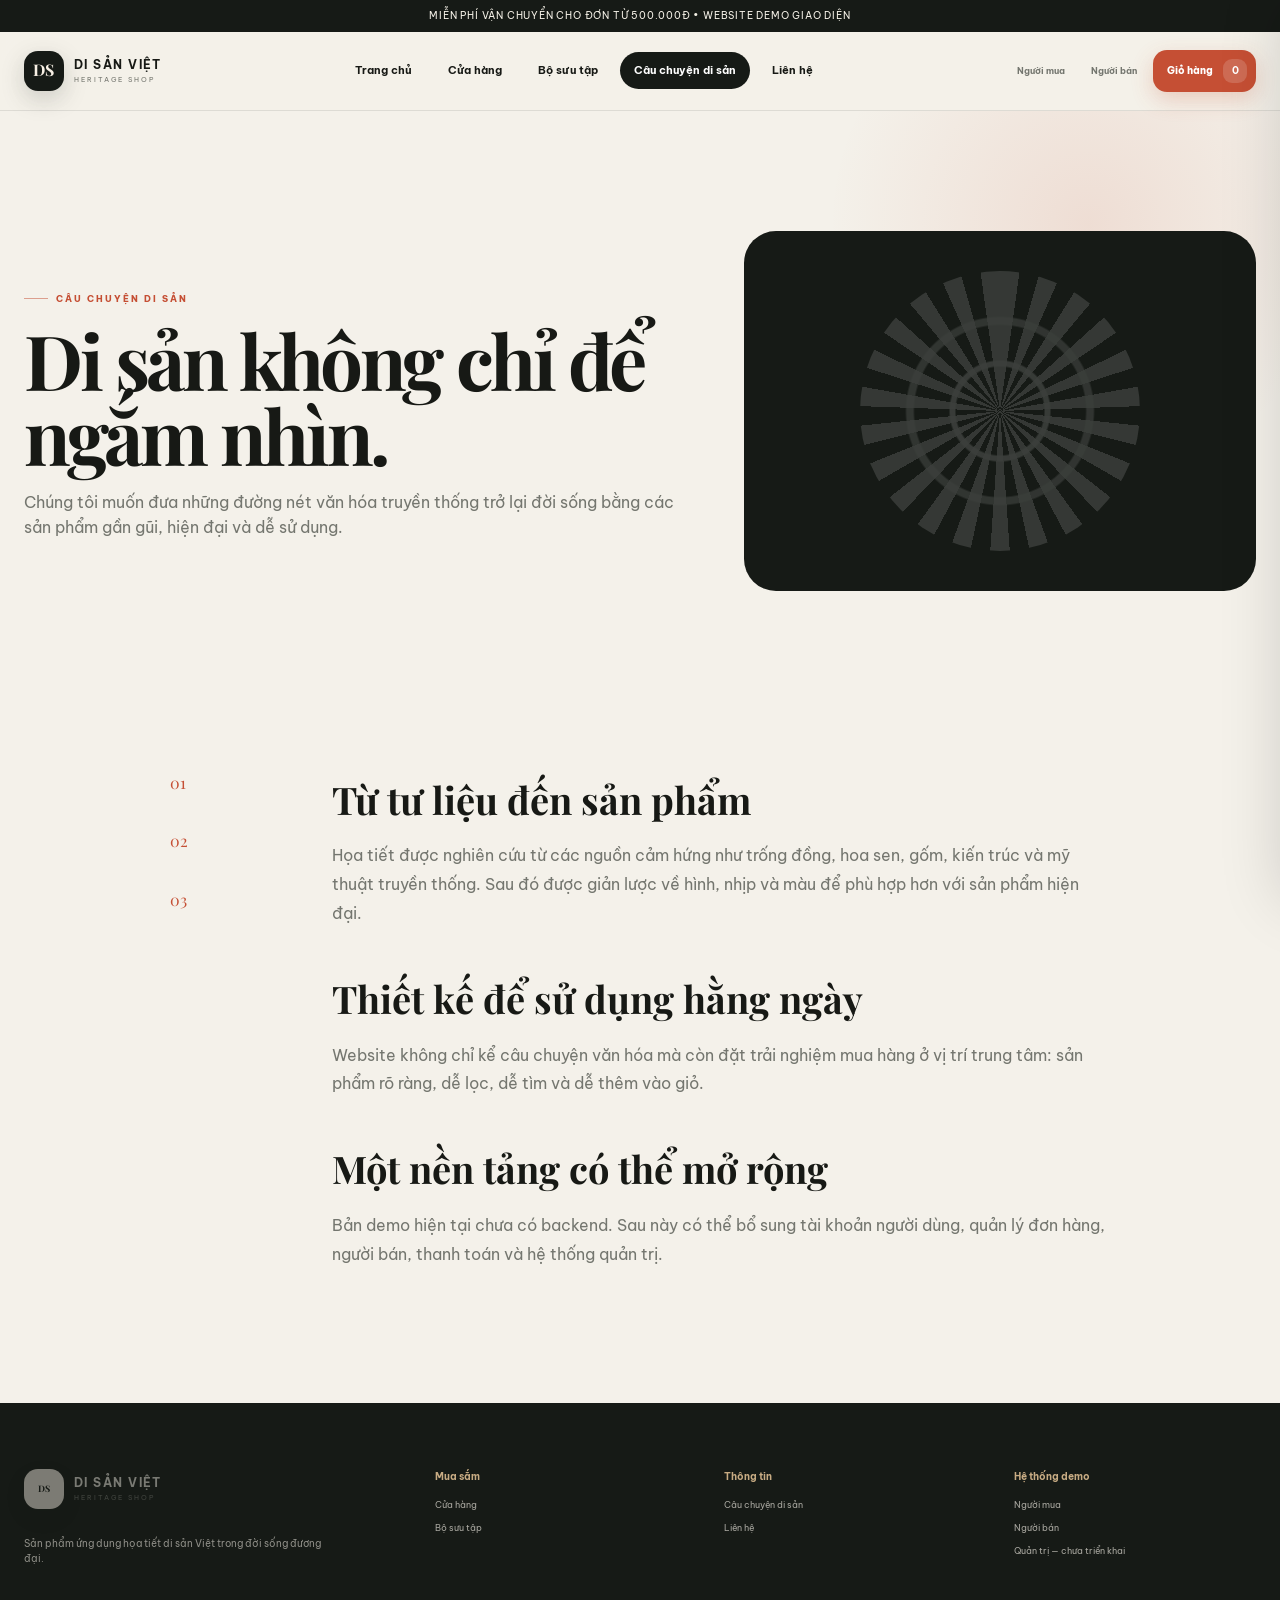
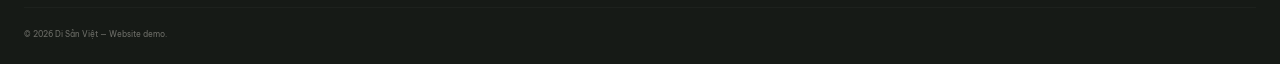
<file: story.html>
<!DOCTYPE html>
<html lang="vi">
<head>
  <title>Câu chuyện di sản | Di Sản Việt</title>

  <meta charset="UTF-8" />
  <meta name="viewport" content="width=device-width, initial-scale=1.0" />
  <link rel="preconnect" href="https://fonts.googleapis.com">
  <link rel="preconnect" href="https://fonts.gstatic.com" crossorigin>
  <link href="https://fonts.googleapis.com/css2?family=Be+Vietnam+Pro:wght@400;500;600;700;800&family=Playfair+Display:wght@600;700&display=swap" rel="stylesheet">
  <link rel="stylesheet" href="assets/style.css" />

</head>
<body data-page="story">

  <div class="announcement">Miễn phí vận chuyển cho đơn từ 500.000đ • Website demo giao diện</div>
  <header class="header">
    <div class="container header-inner">
      <a href="index.html" class="brand">
        <span class="brand-mark">DS</span>
        <span class="brand-text"><strong>DI SẢN VIỆT</strong><small>HERITAGE SHOP</small></span>
      </a>

      <nav class="desktop-nav">
        <a data-nav="home" href="index.html">Trang chủ</a>
        <a data-nav="shop" href="shop.html">Cửa hàng</a>
        <a data-nav="collections" href="collections.html">Bộ sưu tập</a>
        <a data-nav="story" href="story.html">Câu chuyện di sản</a>
        <a data-nav="contact" href="contact.html">Liên hệ</a>
      </nav>

      <div class="header-actions">
        <a class="small-link demo-link" href="account.html">Người mua</a>
        <a class="small-link demo-link" href="seller.html">Người bán</a>
        <button class="cart-button" id="openCart"><span>Giỏ hàng</span><b id="cartCount">0</b></button>
        <button class="mobile-menu-button" id="menuButton">☰</button>
      </div>
    </div>
    <div class="mobile-menu" id="mobileMenu">
      <a href="index.html">Trang chủ</a>
      <a href="shop.html">Cửa hàng</a>
      <a href="collections.html">Bộ sưu tập</a>
      <a href="story.html">Câu chuyện di sản</a>
      <a href="contact.html">Liên hệ</a>
      <a href="account.html">Tài khoản người mua</a>
      <a href="seller.html">Kênh người bán</a>
    </div>
  </header>

<main>
<section class="page-hero story-hero">
  <div class="container story-hero-grid">
    <div><span class="eyebrow">CÂU CHUYỆN DI SẢN</span><h1>Di sản không chỉ để ngắm nhìn.</h1><p>Chúng tôi muốn đưa những đường nét văn hóa truyền thống trở lại đời sống bằng các sản phẩm gần gũi, hiện đại và dễ sử dụng.</p></div>
    <div class="story-symbol"><div class="motif motif-drum huge"></div></div>
  </div>
</section>
<section class="section">
  <div class="container article-layout">
    <div class="article-index"><span>01</span><span>02</span><span>03</span></div>
    <article>
      <h2>Từ tư liệu đến sản phẩm</h2>
      <p>Họa tiết được nghiên cứu từ các nguồn cảm hứng như trống đồng, hoa sen, gốm, kiến trúc và mỹ thuật truyền thống. Sau đó được giản lược về hình, nhịp và màu để phù hợp hơn với sản phẩm hiện đại.</p>
      <h2>Thiết kế để sử dụng hằng ngày</h2>
      <p>Website không chỉ kể câu chuyện văn hóa mà còn đặt trải nghiệm mua hàng ở vị trí trung tâm: sản phẩm rõ ràng, dễ lọc, dễ tìm và dễ thêm vào giỏ.</p>
      <h2>Một nền tảng có thể mở rộng</h2>
      <p>Bản demo hiện tại chưa có backend. Sau này có thể bổ sung tài khoản người dùng, quản lý đơn hàng, người bán, thanh toán và hệ thống quản trị.</p>
    </article>
  </div>
</section>
</main>

  <footer class="footer">
    <div class="container footer-grid">
      <div>
        <a href="index.html" class="brand footer-brand">
          <span class="brand-mark">DS</span>
          <span class="brand-text"><strong>DI SẢN VIỆT</strong><small>HERITAGE SHOP</small></span>
        </a>
        <p>Sản phẩm ứng dụng họa tiết di sản Việt trong đời sống đương đại.</p>
      </div>
      <div><h4>Mua sắm</h4><a href="shop.html">Cửa hàng</a><a href="collections.html">Bộ sưu tập</a></div>
      <div><h4>Thông tin</h4><a href="story.html">Câu chuyện di sản</a><a href="contact.html">Liên hệ</a></div>
      <div><h4>Hệ thống demo</h4><a href="account.html">Người mua</a><a href="seller.html">Người bán</a><span>Quản trị — chưa triển khai</span></div>
    </div>
    <div class="container copyright">© 2026 Di Sản Việt — Website demo.</div>
  </footer>

  <aside class="cart-drawer" id="cartDrawer">
    <div class="cart-header">
      <div><span class="eyebrow">GIỎ HÀNG DEMO</span><h3>Sản phẩm đã chọn</h3></div>
      <button id="closeCart">×</button>
    </div>
    <div id="cartItems" class="cart-items"></div>
    <div class="cart-footer">
      <div class="cart-total"><span>Tạm tính</span><strong id="cartTotal">0đ</strong></div>
      <button class="button primary full" id="checkoutBtn">Thanh toán demo</button>
      <small>Chưa tích hợp thanh toán, tài khoản hay hệ thống quản trị.</small>
    </div>
  </aside>
  <div class="overlay" id="overlay"></div>
  <div class="toast" id="toast"></div>
  <script src="assets/script.js"></script>

</body>
</html>
</file>
<file: assets/style.css>
*{box-sizing:border-box;margin:0;padding:0}
:root{
  --bg:#f4f1ea;
  --surface:#fbfaf7;
  --surface-2:#ece8df;
  --ink:#171915;
  --muted:#74766f;
  --line:rgba(23,25,21,.10);
  --accent:#c54f34;
  --accent-2:#856f52;
  --olive:#5e6b58;
  --dark:#161a16;
  --dark-2:#242a24;
  --radius:28px;
  --shadow:0 24px 70px rgba(25,28,22,.12);
}
html{scroll-behavior:smooth}
body{
  font-family:"Be Vietnam Pro",sans-serif;
  background:var(--bg);
  color:var(--ink);
  line-height:1.55;
  -webkit-font-smoothing:antialiased;
}
a{text-decoration:none;color:inherit}
button,input,select,textarea{font:inherit}
button{cursor:pointer}
.container{width:min(1240px,calc(100% - 48px));margin:auto}
.announcement{
  background:var(--dark);
  color:#f6f2e8;
  text-align:center;
  padding:8px 16px;
  font-size:10px;
  letter-spacing:.08em;
  text-transform:uppercase;
}
.header{
  position:sticky;top:0;z-index:80;
  background:rgba(244,241,234,.78);
  backdrop-filter:blur(22px) saturate(140%);
  border-bottom:1px solid var(--line);
}
.header-inner{
  height:78px;
  display:grid;
  grid-template-columns:auto 1fr auto;
  align-items:center;
  gap:28px;
}
.brand{display:flex;align-items:center;gap:10px}
.brand-mark{
  width:40px;height:40px;border-radius:14px;
  display:grid;place-items:center;
  background:var(--dark);color:#f7efe4;
  font-family:"Playfair Display",serif;
  font-weight:700;letter-spacing:.03em;
  box-shadow:0 8px 24px rgba(22,26,22,.18)
}
.brand-mark:after{display:none}
.brand-text{display:flex;flex-direction:column;line-height:1}
.brand-text strong{font-family:"Be Vietnam Pro",sans-serif;font-size:12px;letter-spacing:.12em}
.brand-text small{font-size:7px;letter-spacing:.28em;color:var(--muted);margin-top:5px}
.desktop-nav{
  display:flex;justify-content:center;gap:8px;
  font-size:11px;font-weight:700
}
.desktop-nav a{
  padding:10px 14px;border-radius:999px;transition:.25s
}
.desktop-nav a:hover{background:rgba(255,255,255,.55)}
.desktop-nav a.active{background:var(--dark);color:#fff}
.desktop-nav a.active:after,.desktop-nav a:hover:after{display:none}
.header-actions{display:flex;align-items:center;gap:6px}
.small-link{
  font-size:9px;font-weight:700;color:var(--muted);
  padding:9px 10px;border-radius:999px;transition:.2s
}
.small-link:hover{background:white;color:var(--ink)}
.cart-button{
  height:42px;border:0;border-radius:14px;
  background:var(--accent);color:#fff;
  padding:0 9px 0 14px;
  display:flex;align-items:center;gap:10px;
  font-size:10px;font-weight:800;
  box-shadow:0 8px 22px rgba(197,79,52,.24)
}
.cart-button b{
  width:24px;height:24px;border-radius:9px;background:rgba(255,255,255,.16);
  display:grid;place-items:center;font-size:10px
}
.mobile-menu-button{display:none;width:40px;height:40px;border:0;background:transparent;font-size:20px}
.mobile-menu{display:none}
.eyebrow{
  display:inline-flex;align-items:center;gap:8px;
  margin-bottom:18px;
  font-size:9px;font-weight:800;letter-spacing:.22em;
  color:var(--accent);text-transform:uppercase
}
.eyebrow:before{content:"";width:24px;height:1px;background:currentColor;opacity:.5}
h1,h2,h3{font-family:"Playfair Display",serif}
.button{
  min-height:48px;padding:0 22px;border-radius:16px;border:1px solid transparent;
  display:inline-flex;align-items:center;justify-content:center;
  font-size:11px;font-weight:800;transition:.25s
}
.button.primary{background:var(--dark);color:#fff;box-shadow:0 12px 30px rgba(22,26,22,.14)}
.button.primary:hover{transform:translateY(-2px);background:var(--accent)}
.button.secondary{background:rgba(255,255,255,.55);border-color:var(--line)}
.button.secondary:hover{background:#fff;transform:translateY(-2px)}
.text-link{font-size:11px;font-weight:800;color:var(--accent)}
.hero{
  background:
    radial-gradient(circle at 85% 10%,rgba(197,79,52,.12),transparent 28%),
    radial-gradient(circle at 5% 85%,rgba(94,107,88,.12),transparent 24%),
    var(--bg);
  overflow:hidden
}
.hero-grid{
  min-height:720px;
  display:grid;
  grid-template-columns:.92fr 1.08fr;
  gap:42px;
  align-items:center;
  padding:70px 0 52px
}
.hero-copy h1{
  font-size:clamp(56px,6.8vw,92px);
  line-height:.96;
  letter-spacing:-.055em;
  max-width:650px
}
.hero-copy h1 em{font-style:italic;color:var(--accent)}
.hero-copy p{
  max-width:570px;margin:28px 0 30px;
  font-size:14px;color:var(--muted);line-height:1.8
}
.hero-actions{display:flex;gap:10px;flex-wrap:wrap}
.hero-visual{
  height:570px;
  position:relative;
  display:grid;
  grid-template-columns:1.25fr .75fr;
  grid-template-rows:1fr 1fr;
  gap:14px
}
.hero-card{
  position:relative!important;inset:auto!important;width:auto!important;height:auto!important;
  border-radius:32px!important;overflow:hidden;box-shadow:none;
  border:1px solid rgba(255,255,255,.55)
}
.hero-card.large{
  grid-row:1/3;
  background:
    radial-gradient(circle at 50% 38%,rgba(255,255,255,.12),transparent 30%),
    linear-gradient(160deg,#8d4938 0%,#c35b3f 100%);
}
.hero-card.small.top{background:#ded1bc}
.hero-card.small.bottom{background:#273329;color:#fff}
.hero-card.small{
  display:flex;align-items:flex-start;justify-content:flex-end;
  padding:22px;gap:8px
}
.hero-card.small span{
  position:absolute;left:20px;bottom:18px;font-size:10px;font-weight:800
}
.hero-card-label{position:absolute;left:26px;bottom:24px;color:white}
.hero-card-label span{display:block;font-size:9px;letter-spacing:.16em;opacity:.74}
.hero-card-label strong{font-size:34px}
.motif{position:relative}
.motif-drum{
  width:120px;height:120px;border-radius:50%;
  background:
    repeating-conic-gradient(from 0deg,rgba(255,255,255,.82) 0 8deg,transparent 8deg 16deg),
    radial-gradient(circle,transparent 0 22%,rgba(255,255,255,.9) 23% 25%,transparent 26% 43%,rgba(255,255,255,.72) 44% 47%,transparent 48%)
}
.motif-lotus{width:150px;height:150px}
.motif-lotus:before,.motif-lotus:after{
  content:"";position:absolute;inset:0;margin:auto;width:62px;height:110px;
  border:2px solid rgba(255,245,225,.88);
  border-radius:70% 30% 70% 30%;transform:rotate(45deg)
}
.motif-lotus:after{transform:rotate(-45deg)}
.motif-cloud{
  width:140px;height:88px;
  background:
    radial-gradient(circle at 32% 60%,transparent 0 24px,var(--accent-2) 25px 27px,transparent 28px),
    radial-gradient(circle at 58% 44%,transparent 0 30px,var(--accent-2) 31px 33px,transparent 34px),
    radial-gradient(circle at 77% 63%,transparent 0 21px,var(--accent-2) 22px 24px,transparent 25px)
}
.hero-card.large .motif-lotus{
  position:absolute;left:50%;top:42%;transform:translate(-50%,-50%) scale(2.15);
  opacity:.82
}
.hero-card.small .motif{transform:scale(1.15);opacity:.9}
.quick-nav{padding:0 0 22px}
.quick-grid{
  display:grid;grid-template-columns:repeat(4,1fr);gap:12px
}
.quick-grid a{
  min-height:118px;padding:20px;border-radius:22px;
  background:rgba(255,255,255,.62);
  border:1px solid var(--line);
  display:flex;align-items:flex-end;gap:12px;transition:.25s
}
.quick-grid a:hover{transform:translateY(-4px);background:#fff;box-shadow:var(--shadow)}
.quick-grid b{font-family:"Playfair Display",serif;color:var(--accent);font-size:20px}
.quick-grid strong,.quick-grid span{display:block}
.quick-grid strong{font-size:12px}.quick-grid span{font-size:9px;color:var(--muted);margin-top:3px}
.section{padding:92px 0}
.soft-section{background:var(--surface-2)}
.section-heading{display:flex;justify-content:space-between;align-items:flex-end;gap:30px;margin-bottom:30px}
.section-heading h2{font-size:52px;line-height:1;letter-spacing:-.035em}
.product-grid{display:grid;grid-template-columns:repeat(4,1fr);gap:14px}
.product-card{
  background:rgba(255,255,255,.72);
  border:1px solid rgba(255,255,255,.9);
  border-radius:24px;
  overflow:hidden;
  transition:.28s;
  backdrop-filter:blur(10px)
}
.product-card:hover{transform:translateY(-7px);box-shadow:var(--shadow)}
.product-image{
  height:320px;display:grid;place-items:center;position:relative;overflow:hidden
}
.product-image:after{
  content:"";position:absolute;inset:0;
  background:linear-gradient(to top,rgba(0,0,0,.08),transparent 35%)
}
.product-image .motif{transform:scale(1.38);opacity:.78;transition:.4s}
.product-card:hover .product-image .motif{transform:scale(1.5) rotate(4deg)}
.product-badge{
  position:absolute;left:14px;top:14px;z-index:2;
  background:rgba(255,255,255,.82);backdrop-filter:blur(10px);
  padding:7px 10px;border-radius:10px;font-size:8px;font-weight:800
}
.product-info{padding:16px 16px 17px}
.product-category{font-size:8px;letter-spacing:.16em;color:var(--muted);font-weight:800}
.product-info h3{font-family:"Be Vietnam Pro",sans-serif;font-size:13px;margin:5px 0 10px}
.product-price{display:flex;align-items:center;justify-content:space-between}
.product-price strong{font-size:13px}
.add-cart{
  width:38px;height:38px;border-radius:13px;border:0;background:var(--dark);color:#fff;font-size:18px;
  transition:.2s
}
.add-cart:hover{background:var(--accent);transform:rotate(8deg) scale(1.04)}
.story-grid{display:grid;grid-template-columns:.95fr 1.05fr;gap:76px;align-items:center}
.story-frame{
  min-height:540px;border-radius:36px;background:
    radial-gradient(circle at 30% 20%,rgba(255,255,255,.08),transparent 22%),
    linear-gradient(160deg,#263127,#171c17);
  display:grid;place-items:center;position:relative;overflow:hidden
}
.story-frame:after{
  content:"HERITAGE / 2026";
  position:absolute;left:22px;bottom:18px;color:rgba(255,255,255,.5);
  font-size:8px;letter-spacing:.2em
}
.huge{width:280px;height:280px;opacity:.16}
.story-copy h2{font-size:58px;line-height:1.02;letter-spacing:-.04em;margin-bottom:22px}
.story-copy p{font-size:14px;color:var(--muted);margin-bottom:20px;max-width:570px}
.page-hero{
  background:
    radial-gradient(circle at 85% 20%,rgba(197,79,52,.12),transparent 22%),
    var(--bg);
  padding:120px 0 88px
}
.page-hero.compact{padding:90px 0 66px}
.page-hero h1{font-size:clamp(48px,6vw,76px);line-height:.98;letter-spacing:-.045em;max-width:820px}
.page-hero p{margin-top:18px;color:var(--muted);max-width:650px}
.products-section{background:var(--surface-2)}
.shop-toolbar{
  display:flex;justify-content:space-between;align-items:center;gap:20px;
  margin-bottom:28px;padding:12px;border-radius:20px;
  background:rgba(255,255,255,.6);border:1px solid rgba(255,255,255,.85)
}
.filter-row{display:flex;gap:6px;flex-wrap:wrap}
.filter{
  border:0;background:transparent;border-radius:12px;padding:10px 13px;
  font-size:9px;font-weight:800;color:var(--muted)
}
.filter.active,.filter:hover{background:var(--dark);color:white}
.search-box{
  width:300px;height:44px;background:#fff;border:1px solid var(--line);border-radius:14px;
  display:flex;align-items:center;gap:8px;padding:0 14px
}
.search-box input{width:100%;border:0;outline:0;background:transparent;font-size:10px}
.empty-state{display:none;text-align:center;color:var(--muted);padding:30px}
.collection-list{display:flex;flex-direction:column;gap:32px}
.collection-feature{
  display:grid;grid-template-columns:1.06fr .94fr;gap:20px;align-items:stretch;
  padding:16px;border-radius:30px;background:rgba(255,255,255,.58);border:1px solid rgba(255,255,255,.9)
}
.collection-feature>div:last-child{
  display:flex;flex-direction:column;justify-content:center;padding:42px
}
.collection-feature.reverse>div:first-child{order:2}
.collection-feature h2{font-size:52px;line-height:1;margin-bottom:18px}
.collection-feature p{font-size:13px;color:var(--muted);margin-bottom:24px;max-width:520px}
.collection-visual{min-height:420px;border-radius:22px;display:grid;place-items:center}
.collection-visual .motif{transform:scale(2.1)}
.collection-visual.red{background:linear-gradient(145deg,#8d4938,#c45d40)}
.collection-visual.green{background:linear-gradient(145deg,#435443,#6b7969)}
.collection-visual.beige{background:linear-gradient(145deg,#d9cbb5,#eee6d7)}
.story-hero-grid{display:grid;grid-template-columns:1.15fr .85fr;gap:28px;align-items:center}
.story-symbol{
  height:360px;border-radius:32px;background:var(--dark);
  display:grid;place-items:center;overflow:hidden
}
.article-layout{display:grid;grid-template-columns:110px 1fr;gap:52px;max-width:940px}
.article-index{display:flex;flex-direction:column;gap:34px;color:var(--accent);font-family:"Playfair Display",serif}
.article-layout article h2{font-size:38px;margin:0 0 12px}
.article-layout article p{color:var(--muted);margin-bottom:42px;line-height:1.8}
.contact-grid{display:grid;grid-template-columns:.82fr 1.18fr;gap:22px}
.contact-info{display:grid;grid-template-columns:1fr 1fr;gap:12px}
.contact-info div{
  border-radius:22px;padding:22px;min-height:150px;
  background:rgba(255,255,255,.6);border:1px solid rgba(255,255,255,.9);
  display:flex;flex-direction:column;justify-content:flex-end
}
.contact-info span{font-size:8px;color:var(--accent);letter-spacing:.16em;font-weight:800}
.contact-info strong{font-size:12px;margin-top:8px}
.contact-form{
  display:grid;gap:14px;background:#fff;padding:24px;border-radius:26px;border:1px solid var(--line)
}
.contact-form label{font-size:10px;font-weight:800}
.contact-form input,.contact-form select,.contact-form textarea{
  width:100%;margin-top:7px;padding:13px 14px;border:1px solid var(--line);border-radius:14px;background:var(--surface);outline:0
}
.system-page{
  min-height:calc(100vh - 112px);
  display:grid;place-items:center;padding:70px 20px;
  background:
    radial-gradient(circle at 20% 20%,rgba(197,79,52,.15),transparent 26%),
    radial-gradient(circle at 85% 85%,rgba(94,107,88,.16),transparent 24%),
    var(--bg)
}
.system-panel{
  width:min(580px,100%);background:rgba(255,255,255,.74);backdrop-filter:blur(20px);
  border:1px solid rgba(255,255,255,.9);border-radius:32px;padding:38px;box-shadow:var(--shadow)
}
.system-badge{
  display:inline-block;background:var(--accent);color:#fff;font-size:8px;font-weight:800;
  letter-spacing:.14em;padding:7px 10px;border-radius:999px;margin-bottom:16px
}
.system-panel h1{font-size:50px}
.system-panel p{font-size:12px;color:var(--muted);margin:14px 0 22px}
.fake-form{display:grid;gap:10px;margin-bottom:20px}
.fake-form input{height:48px;border:1px solid var(--line);border-radius:14px;padding:0 14px;background:#fff}
.seller-cards{display:grid;grid-template-columns:repeat(3,1fr);gap:10px;margin-bottom:20px}
.seller-cards div{background:var(--surface-2);border-radius:16px;padding:18px;text-align:center}
.seller-cards b,.seller-cards span{display:block}.seller-cards b{font-size:20px}.seller-cards span{font-size:8px;color:var(--muted);margin-top:4px}
.footer{background:var(--dark);color:#eeeae1;padding:66px 0 24px}
.footer-grid{display:grid;grid-template-columns:1.5fr repeat(3,1fr);gap:48px}
.footer-grid>div:not(:first-child){display:flex;flex-direction:column;align-items:flex-start}
.footer h4{font-size:10px;color:#c7ab83;margin-bottom:14px}
.footer a,.footer span{font-size:9px;opacity:.68;margin-bottom:9px}
.footer p{font-size:10px;opacity:.55;max-width:300px;margin-top:18px}
.footer-brand .brand-mark{background:#f5eee3;color:var(--dark)}
.copyright{border-top:1px solid rgba(255,255,255,.08);padding-top:20px;margin-top:40px;font-size:8px;opacity:.4}
.cart-drawer{
  position:fixed;top:0;right:0;width:min(450px,94vw);height:100vh;background:#fbfaf7;z-index:110;
  transform:translateX(105%);transition:.32s cubic-bezier(.22,.8,.2,1);
  display:flex;flex-direction:column;box-shadow:-20px 0 60px rgba(0,0,0,.16)
}
.cart-drawer.open{transform:translateX(0)}
.cart-header{padding:24px;border-bottom:1px solid var(--line);display:flex;justify-content:space-between}
.cart-header h3{font-size:26px}.cart-header button{border:0;background:transparent;font-size:30px}
.cart-items{padding:18px 24px;overflow:auto;flex:1}
.cart-empty{height:100%;display:grid;place-items:center;text-align:center;color:var(--muted);font-size:11px}
.cart-item{display:grid;grid-template-columns:62px 1fr auto;gap:12px;align-items:center;padding:12px 0;border-bottom:1px solid var(--line)}
.cart-thumb{width:62px;height:72px;border-radius:14px}
.cart-item h4{font-size:10px}.cart-item p{font-size:9px;color:var(--muted)}
.cart-item button{border:0;background:transparent;color:var(--accent);font-size:18px}
.cart-footer{padding:22px 24px;border-top:1px solid var(--line)}
.cart-total{display:flex;justify-content:space-between;margin-bottom:16px;font-size:12px}
.cart-footer small{display:block;text-align:center;color:var(--muted);font-size:8px;margin-top:9px}
.overlay{position:fixed;inset:0;background:rgba(12,14,12,.35);backdrop-filter:blur(5px);z-index:100;opacity:0;pointer-events:none;transition:.25s}
.overlay.show{opacity:1;pointer-events:auto}
.toast{
  position:fixed;left:50%;bottom:28px;transform:translate(-50%,24px);opacity:0;
  background:var(--dark);color:white;padding:11px 16px;border-radius:14px;font-size:9px;z-index:130;transition:.25s
}
.toast.show{opacity:1;transform:translate(-50%,0)}

@media(max-width:1060px){
  .desktop-nav{display:none}.small-link{display:none}.mobile-menu-button{display:grid;place-items:center}
  .hero-grid{grid-template-columns:1fr 1fr}.hero-copy h1{font-size:58px}.product-grid{grid-template-columns:repeat(3,1fr)}
}
@media(max-width:760px){
  .container{width:min(calc(100% - 26px),1240px)}
  .announcement{font-size:8px}
  .header-inner{height:64px;grid-template-columns:1fr auto}
  .brand-mark{width:36px;height:36px;border-radius:12px}
  .header-actions{justify-self:end}
  .cart-button{width:40px;height:40px;padding:0;justify-content:center;border-radius:13px}.cart-button span{display:none}
  .mobile-menu{
    position:absolute;top:64px;left:0;right:0;background:rgba(251,250,247,.98);
    padding:12px 16px;border-bottom:1px solid var(--line);flex-direction:column
  }
  .mobile-menu.open{display:flex}
  .mobile-menu a{padding:11px 8px;font-size:10px;border-bottom:1px solid var(--line)}
  .hero-grid{grid-template-columns:1fr;padding:58px 0 22px;gap:34px}
  .hero-copy h1{font-size:46px}
  .hero-copy p{font-size:12px;margin:20px 0 24px}
  .hero-visual{height:430px}
  .hero-card{border-radius:22px!important}
  .hero-card-label strong{font-size:26px}
  .quick-grid{grid-template-columns:1fr 1fr}
  .quick-grid a{min-height:100px;border-radius:18px}
  .section{padding:62px 0}
  .section-heading{align-items:center}.section-heading h2{font-size:38px}
  .product-grid{grid-template-columns:repeat(2,1fr);gap:10px}
  .product-image{height:210px}
  .product-card{border-radius:18px}
  .product-info{padding:13px}
  .story-grid,.collection-feature,.story-hero-grid,.contact-grid{grid-template-columns:1fr;gap:30px}
  .story-frame{min-height:390px;border-radius:24px}
  .story-copy h2{font-size:42px}
  .page-hero{padding:74px 0 54px}.page-hero h1{font-size:44px}
  .shop-toolbar{display:block;padding:10px;border-radius:16px}
  .filter-row{flex-wrap:nowrap;overflow:auto;padding-bottom:4px;scrollbar-width:none}
  .filter-row::-webkit-scrollbar{display:none}
  .filter{white-space:nowrap}
  .search-box{width:100%;margin-top:10px}
  .collection-feature{padding:10px;border-radius:22px}.collection-feature.reverse>div:first-child{order:0}
  .collection-feature>div:last-child{padding:26px 14px 18px}
  .collection-feature h2{font-size:40px}
  .collection-visual{min-height:300px;border-radius:16px}
  .article-layout{grid-template-columns:1fr}.article-index{display:none}
  .contact-info{grid-template-columns:1fr 1fr}
  .footer-grid{grid-template-columns:1fr 1fr}.footer-grid>div:first-child{grid-column:1/-1}
  .system-panel{padding:28px 20px;border-radius:24px}.system-panel h1{font-size:40px}
}
@media(max-width:420px){
  .hero-copy h1{font-size:40px}
  .button{width:100%}
  .quick-grid{grid-template-columns:1fr}
  .product-image{height:180px}
  .product-info h3{font-size:11px;min-height:34px}
  .contact-info{grid-template-columns:1fr}
  .seller-cards{grid-template-columns:1fr}
  .footer-grid{grid-template-columns:1fr}.footer-grid>div:first-child{grid-column:auto}
}
</file>
